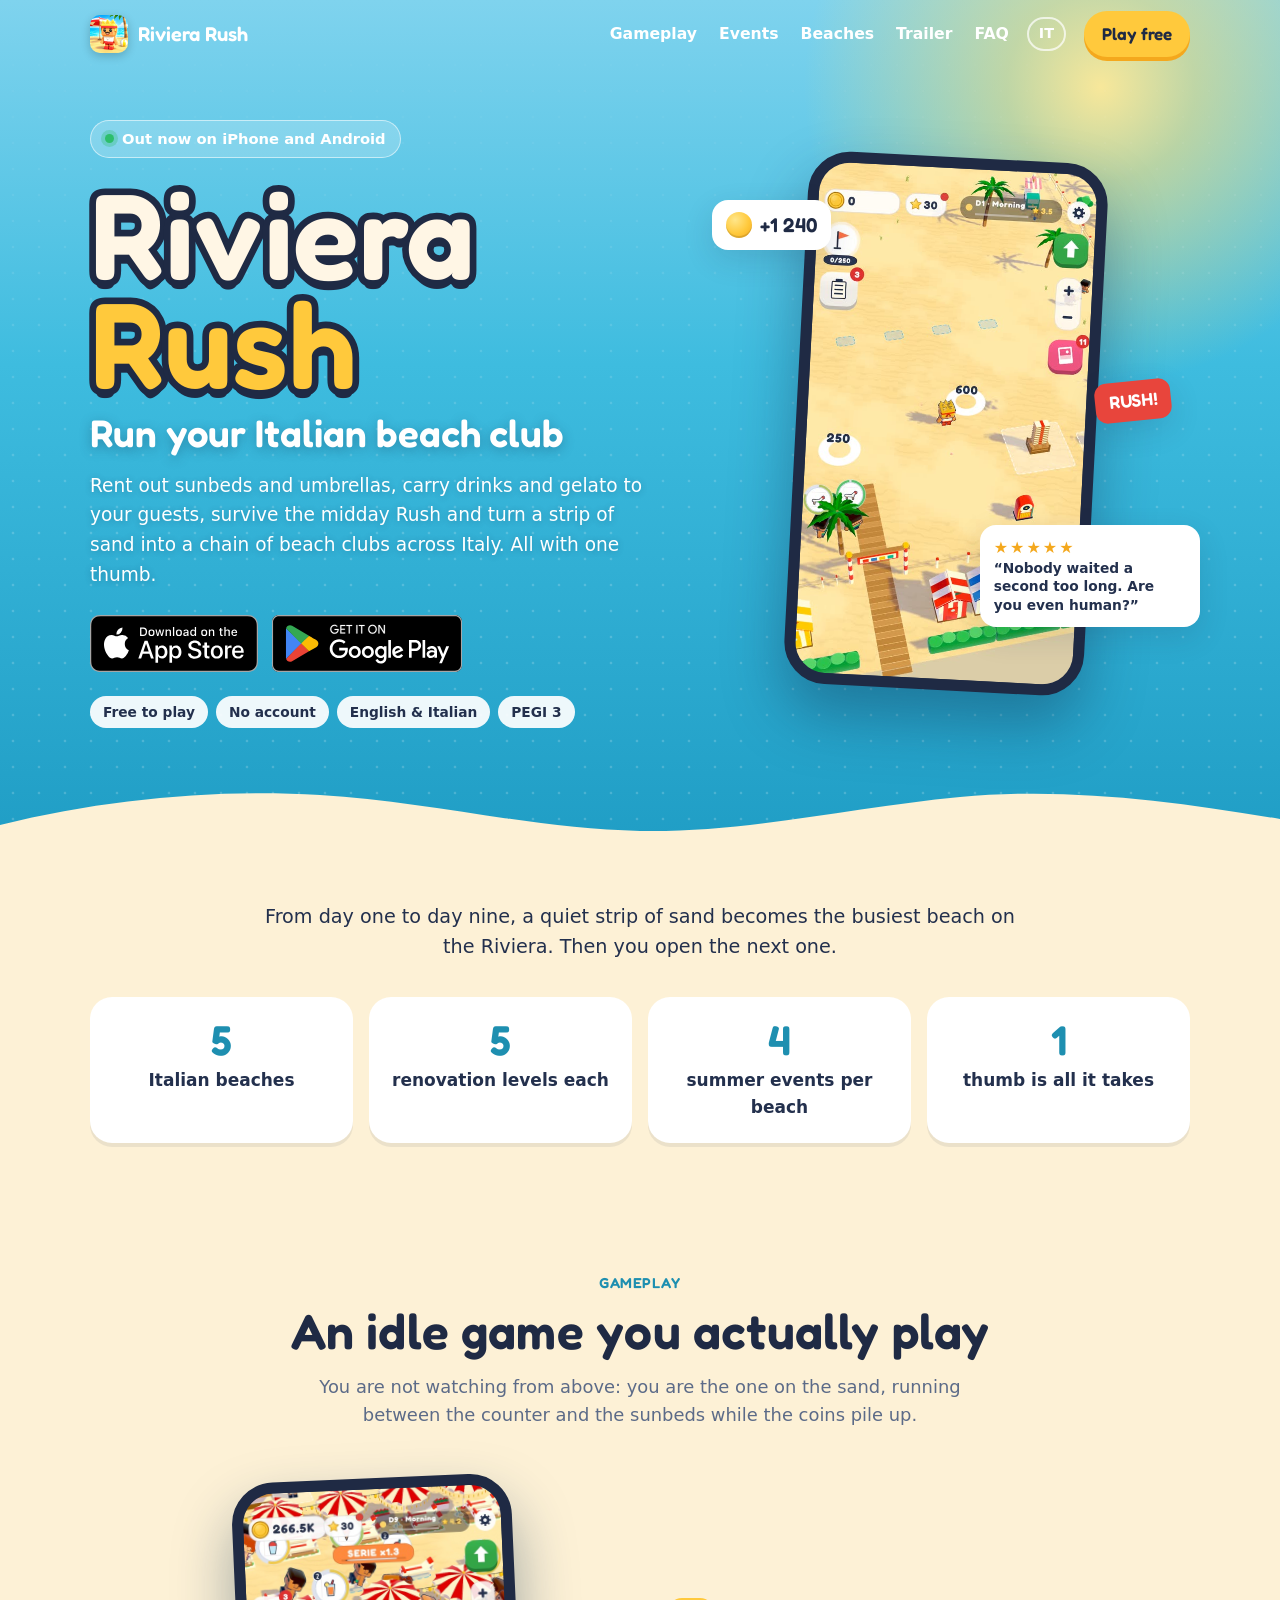
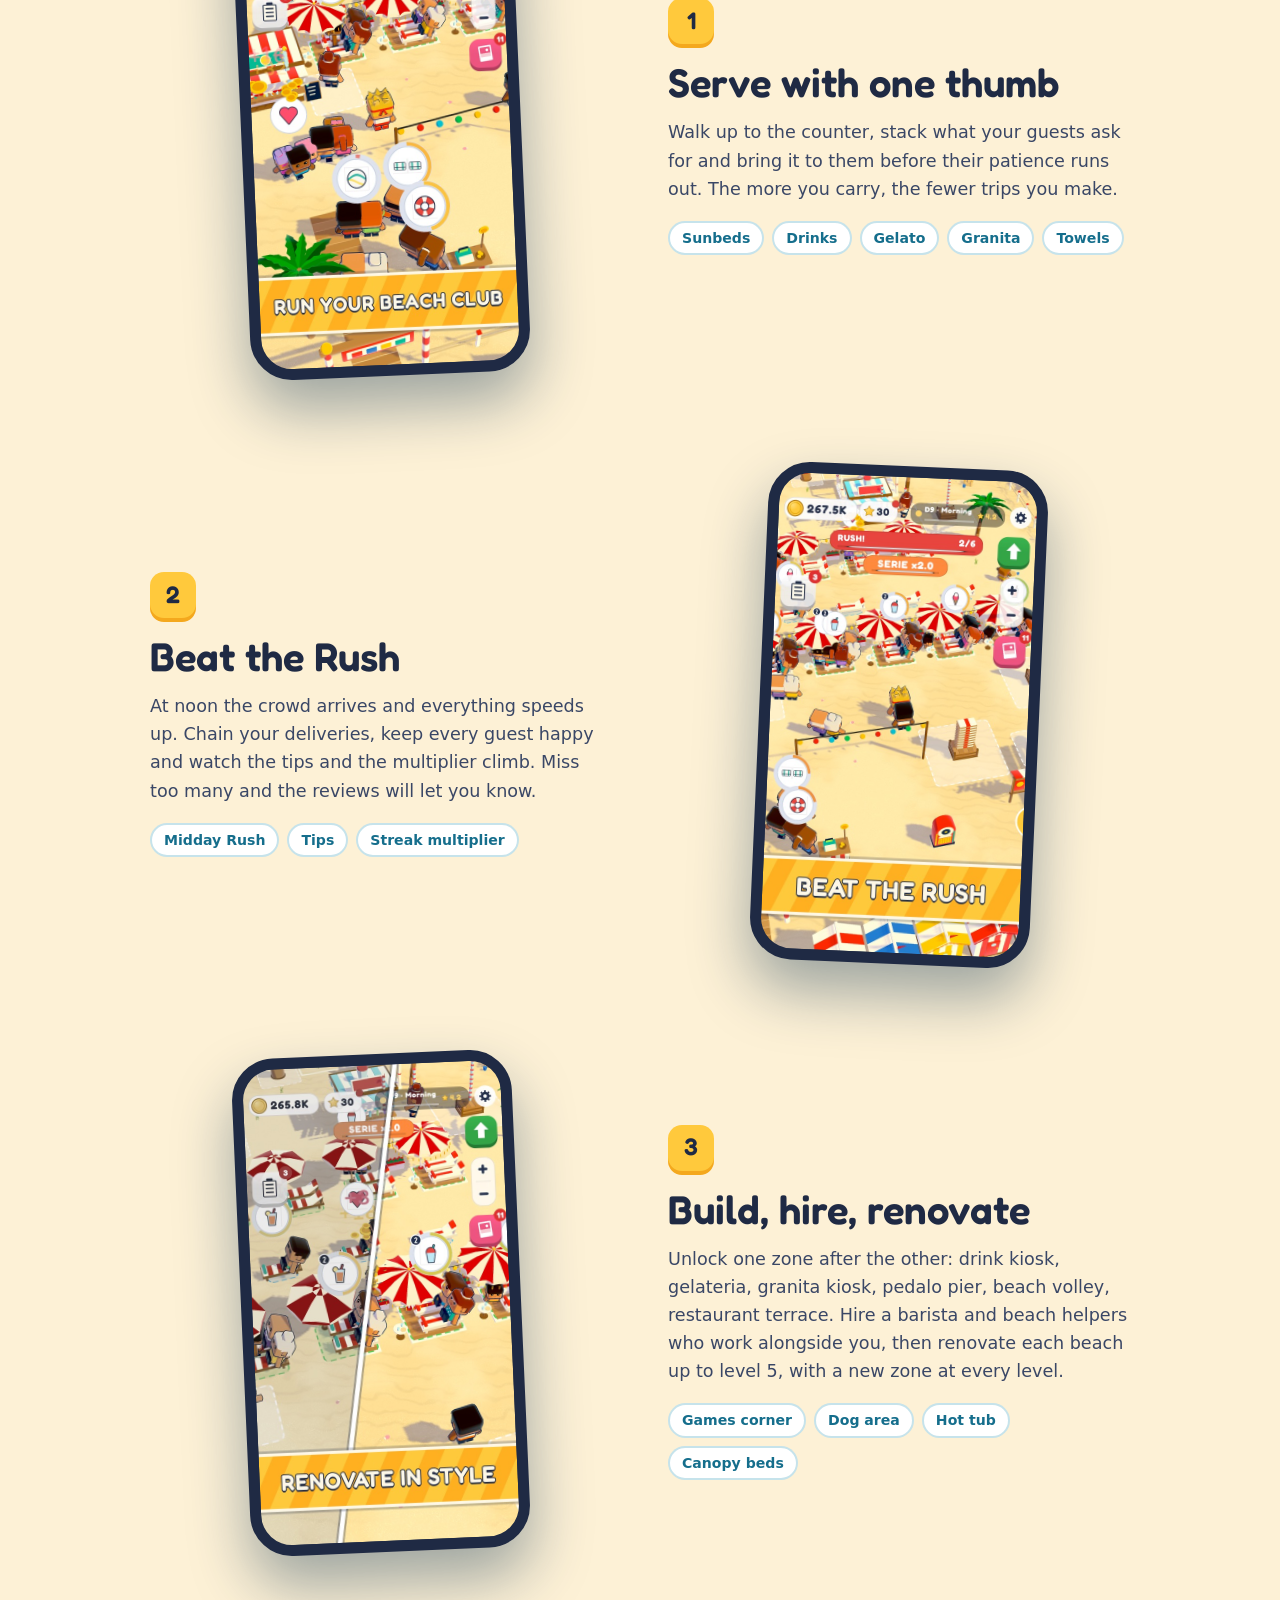
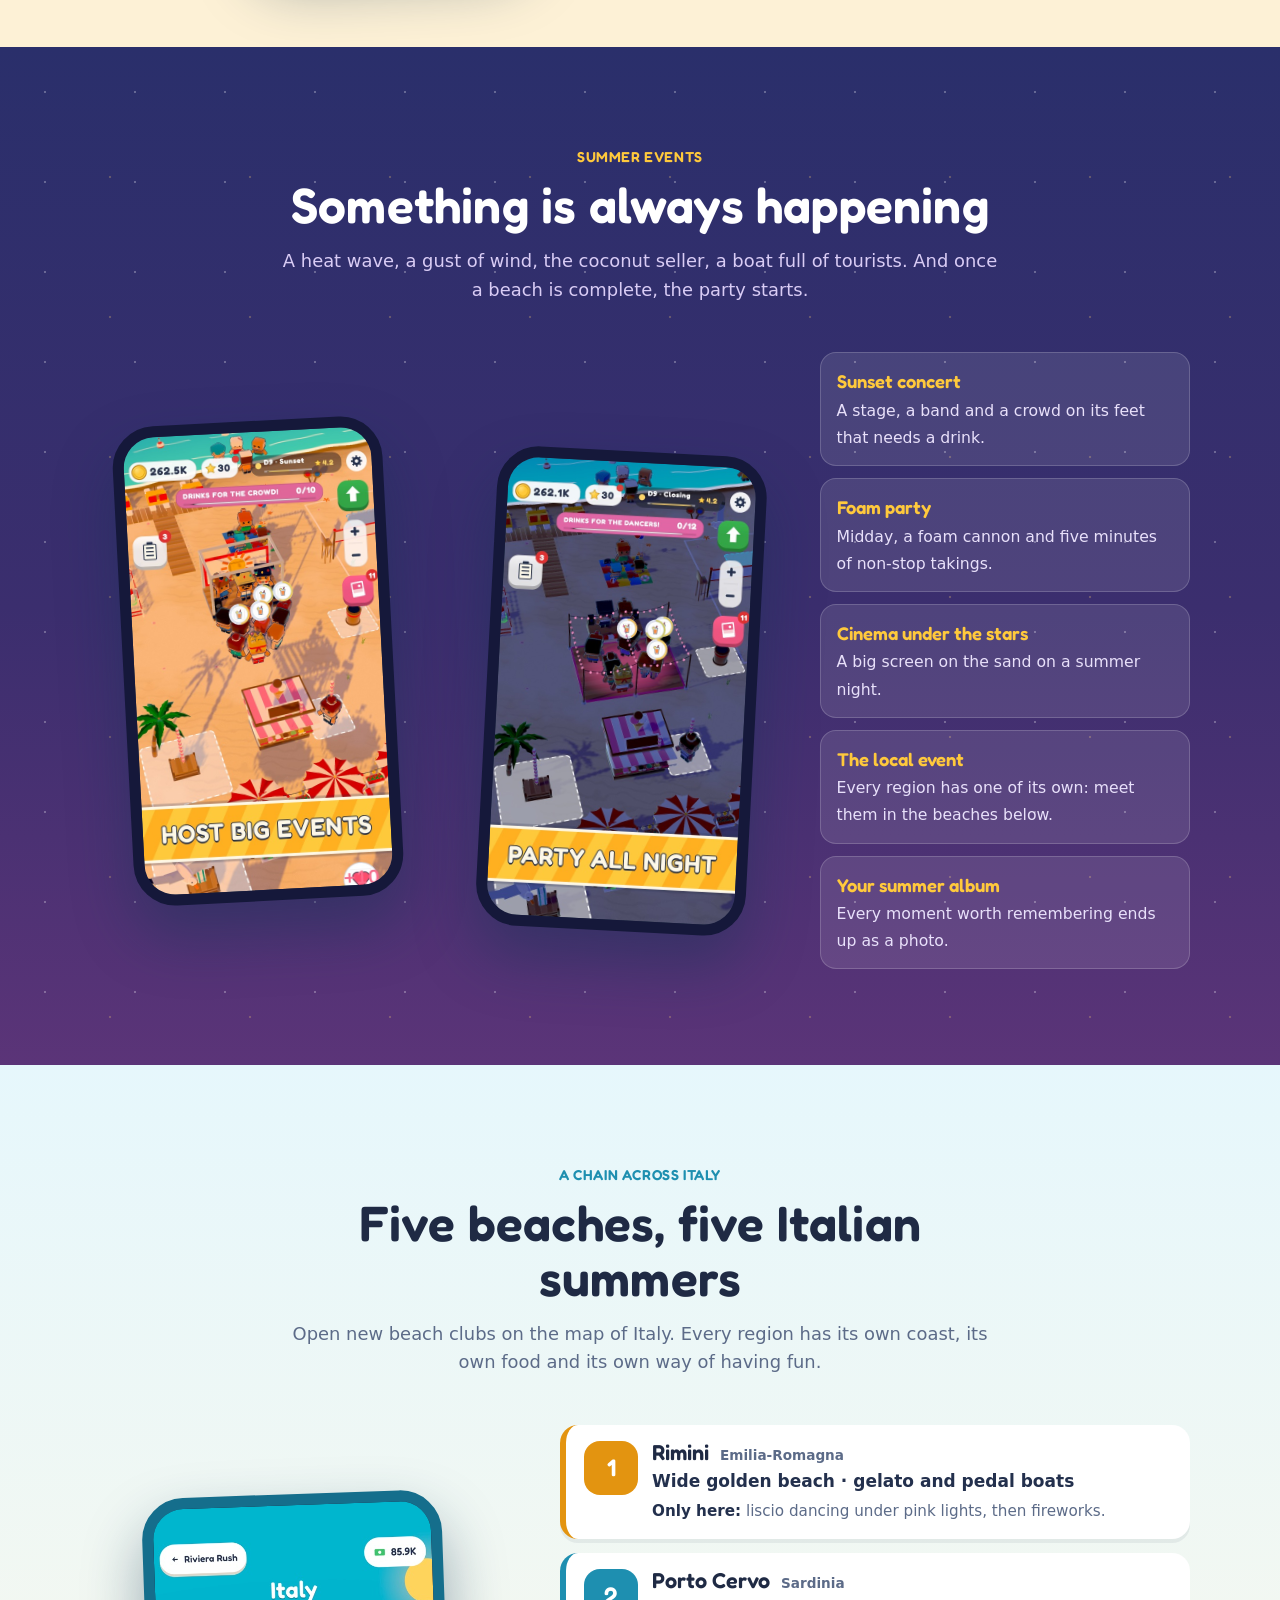
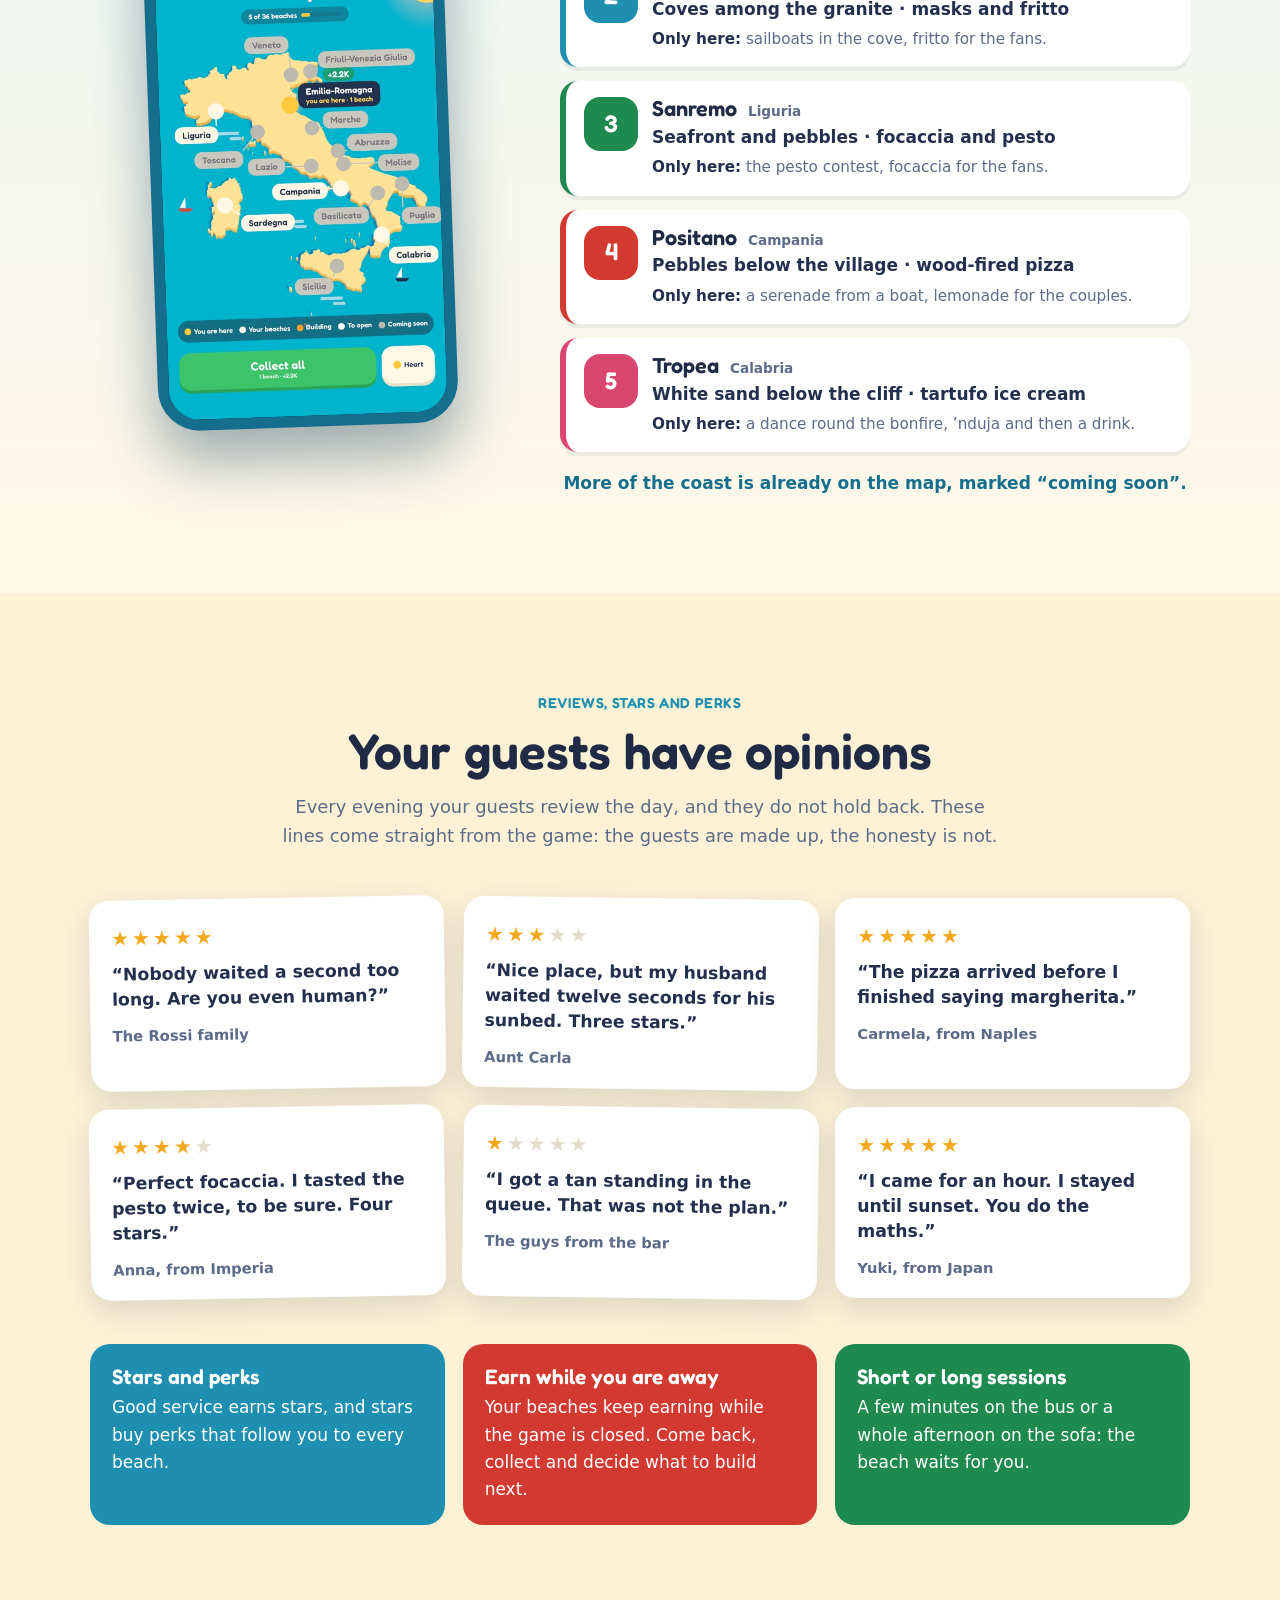
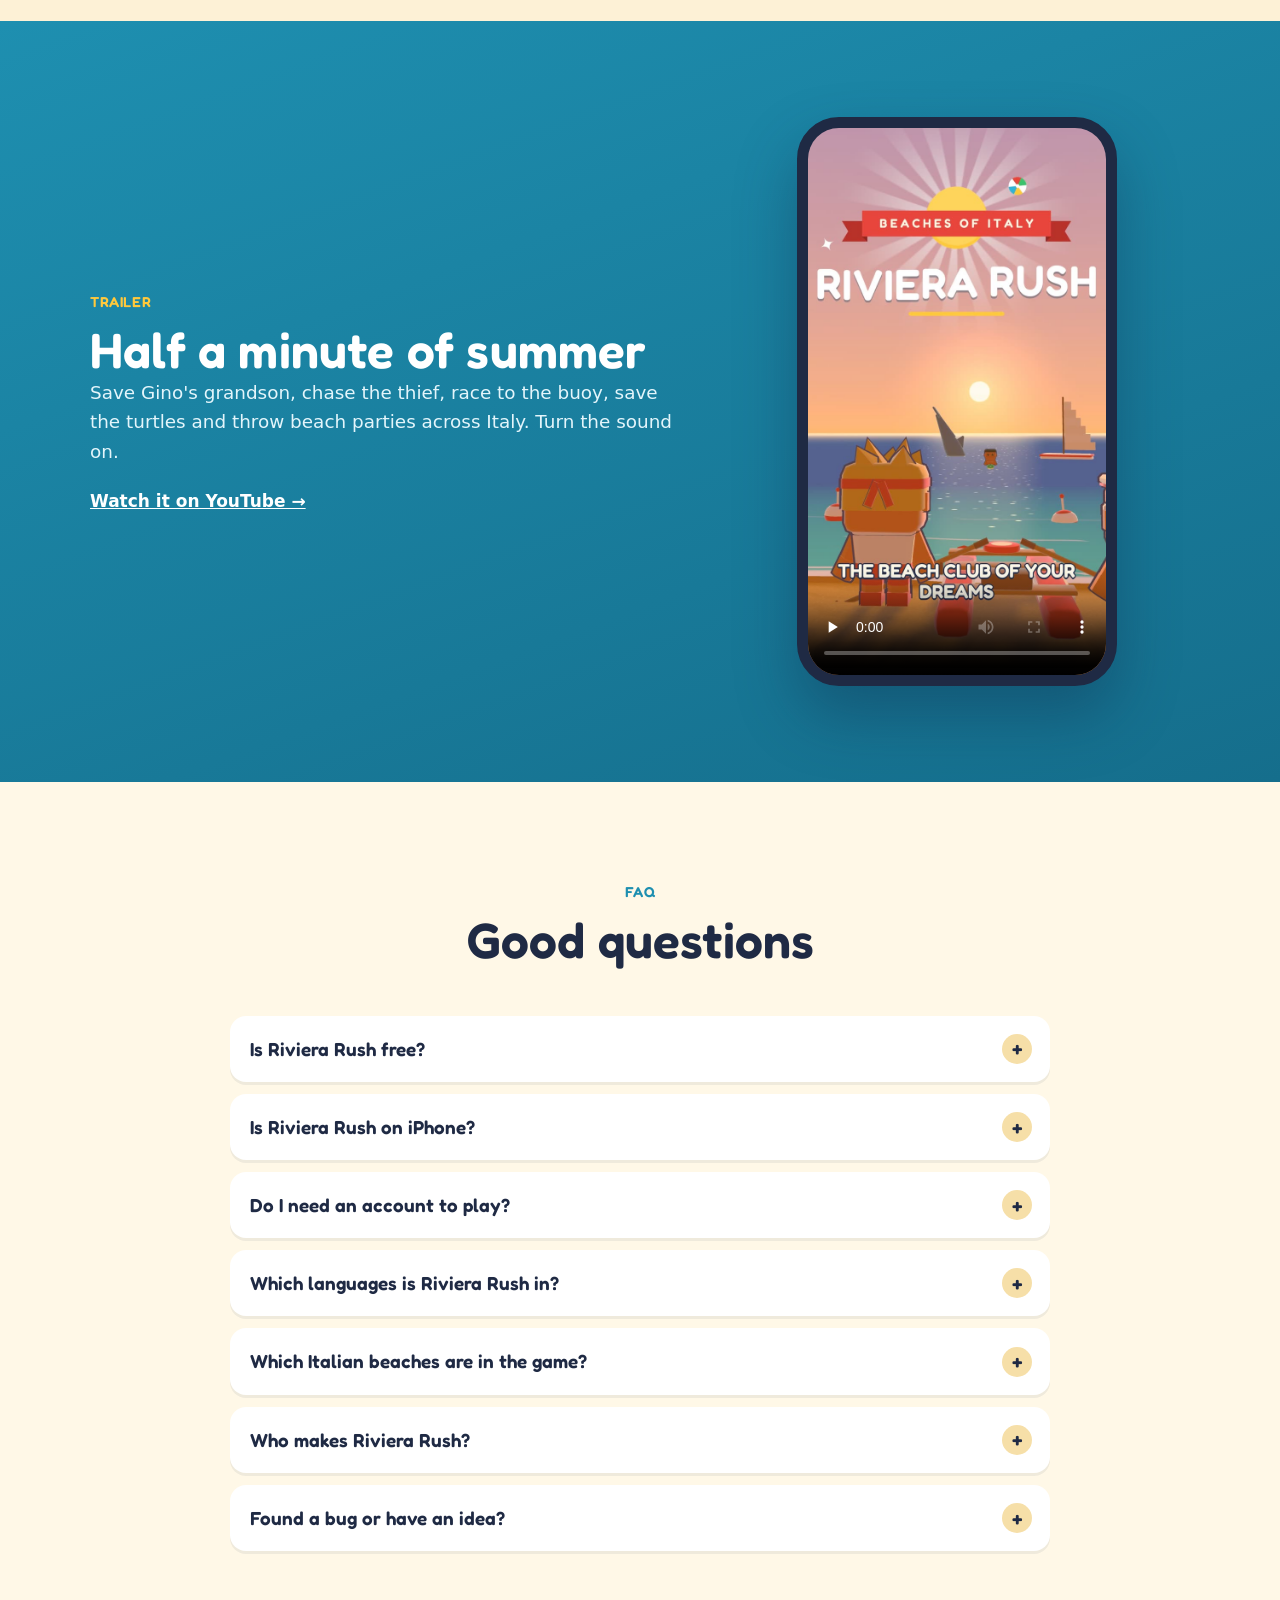
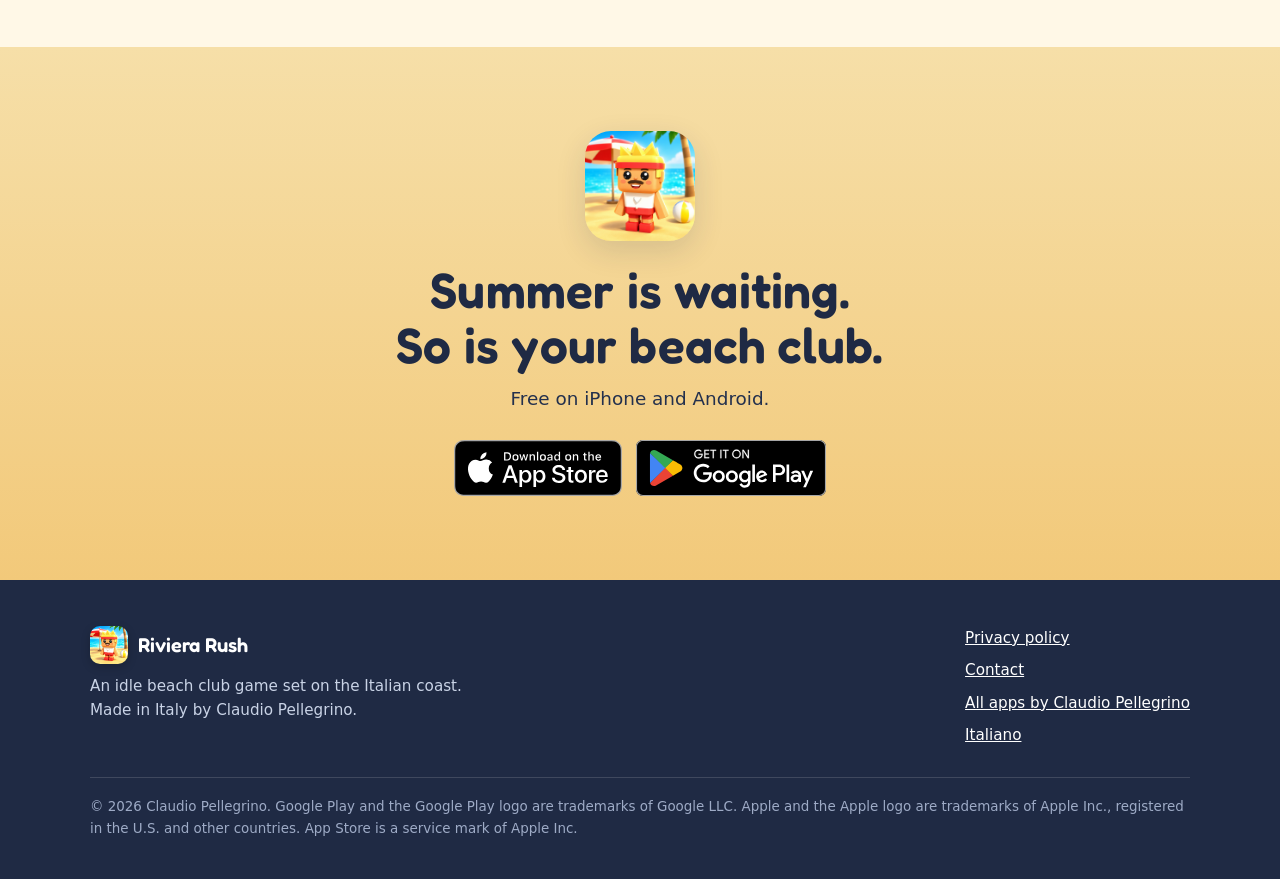
<file: index.html>
<!DOCTYPE html>
<html lang="en">
<head>
<meta charset="utf-8">
<meta name="viewport" content="width=device-width, initial-scale=1, viewport-fit=cover">
<title>Riviera Rush — Official website of the Italian beach club game</title>
<meta name="description" content="Riviera Rush is a free idle beach club game for Android: serve your guests, beat the Rush and open beach clubs across Italy, from Rimini to Positano.">
<meta name="author" content="Claudio Pellegrino">
<meta name="robots" content="index, follow, max-image-preview:large, max-video-preview:-1">
<link rel="canonical" href="https://zipanguludev.github.io/rivierarush-landing/">
<link rel="alternate" hreflang="en" href="https://zipanguludev.github.io/rivierarush-landing/">
<link rel="alternate" hreflang="it" href="https://zipanguludev.github.io/rivierarush-landing/it/">
<link rel="alternate" hreflang="x-default" href="https://zipanguludev.github.io/rivierarush-landing/">
<meta name="theme-color" content="#2FB4D8">
<meta name="color-scheme" content="light">
<link rel="icon" type="image/png" sizes="32x32" href="assets/favicon-32.png">
<link rel="icon" type="image/png" sizes="64x64" href="assets/favicon-64.png">
<link rel="apple-touch-icon" sizes="180x180" href="assets/apple-touch-icon.png">
<meta name="apple-itunes-app" content="app-id=6816526737">

<meta property="og:type" content="website">
<meta property="og:site_name" content="Riviera Rush">
<meta property="og:locale" content="en_US">
<meta property="og:locale:alternate" content="it_IT">
<meta property="og:title" content="Riviera Rush — Official website of the Italian beach club game">
<meta property="og:description" content="Run your Italian beach club: serve your guests, beat the Rush and open beaches from Rimini to Positano. Free on the App Store and Google Play.">
<meta property="og:url" content="https://zipanguludev.github.io/rivierarush-landing/">
<meta property="og:image" content="https://zipanguludev.github.io/rivierarush-landing/assets/og-en.jpg">
<meta property="og:image:width" content="1200">
<meta property="og:image:height" content="630">
<meta property="og:image:alt" content="Riviera Rush, official website: a busy Italian beach club seen from above, with the game on a phone.">
<meta name="twitter:card" content="summary_large_image">
<meta name="twitter:title" content="Riviera Rush — Official website of the Italian beach club game">
<meta name="twitter:description" content="Run your Italian beach club: serve your guests, beat the Rush and open beaches from Rimini to Positano.">
<meta name="twitter:image" content="https://zipanguludev.github.io/rivierarush-landing/assets/og-en.jpg">
<meta name="twitter:image:alt" content="Riviera Rush, official website: a busy Italian beach club seen from above.">

<link rel="preload" href="assets/fonts/Fredoka-SemiBold.ttf" as="font" type="font/ttf" crossorigin>
<link rel="preload" href="assets/video/dayone-en.jpg" as="image">

<script type="application/ld+json">
{
  "@context": "https://schema.org",
  "@graph": [
    {
      "@type": "Person",
      "@id": "https://zipanguludev.github.io/#organization",
      "name": "Claudio Pellegrino",
      "url": "https://zipanguludev.github.io/",
      "image": "https://zipanguludev.github.io/assets/apple-touch-icon.png"
    },
    {
      "@type": "WebSite",
      "@id": "https://zipanguludev.github.io/rivierarush-landing/#website",
      "url": "https://zipanguludev.github.io/rivierarush-landing/",
      "name": "Riviera Rush",
      "inLanguage": ["en", "it"],
      "publisher": { "@id": "https://zipanguludev.github.io/#organization" }
    },
    {
      "@type": "WebPage",
      "@id": "https://zipanguludev.github.io/rivierarush-landing/#webpage",
      "url": "https://zipanguludev.github.io/rivierarush-landing/",
      "name": "Riviera Rush — Official website of the Italian beach club game",
      "inLanguage": "en",
      "isPartOf": { "@id": "https://zipanguludev.github.io/rivierarush-landing/#website" },
      "about": { "@id": "https://zipanguludev.github.io/rivierarush-landing/#game" },
      "primaryImageOfPage": "https://zipanguludev.github.io/rivierarush-landing/assets/og-en.jpg"
    },
    {
      "@type": ["MobileApplication", "VideoGame"],
      "@id": "https://zipanguludev.github.io/rivierarush-landing/#game",
      "name": "Riviera Rush",
      "alternateName": "Riviera Rush: Beach Club Idle",
      "description": "An idle management game about running Italian beach clubs. Serve sunbeds, drinks and gelato with one thumb, beat the midday Rush, hire staff, renovate every beach up to level 5 and open beach clubs in Rimini, Porto Cervo, Sanremo, Positano and Tropea.",
      "url": "https://zipanguludev.github.io/rivierarush-landing/",
      "image": "https://zipanguludev.github.io/rivierarush-landing/assets/icon-1024.png",
      "screenshot": [
        "https://zipanguludev.github.io/rivierarush-landing/assets/img/shot-en-01.jpg",
        "https://zipanguludev.github.io/rivierarush-landing/assets/img/shot-en-02.jpg",
        "https://zipanguludev.github.io/rivierarush-landing/assets/img/shot-en-05.jpg",
        "https://zipanguludev.github.io/rivierarush-landing/assets/img/shot-en-07.jpg"
      ],
      "applicationCategory": "GameApplication",
      "applicationSubCategory": "Simulation",
      "genre": ["Idle", "Simulation", "Casual", "Arcade", "Management"],
      "gamePlatform": ["Android", "iOS"],
      "operatingSystem": "Android, iOS",
      "playMode": "SinglePlayer",
      "inLanguage": ["en", "it"],
      "contentRating": "PEGI 3",
      "installUrl": "https://play.google.com/store/apps/details?id=com.zipangulu.lidorush",
      "downloadUrl": "https://play.google.com/store/apps/details?id=com.zipangulu.lidorush",
      "sameAs": ["https://play.google.com/store/apps/details?id=com.zipangulu.lidorush", "https://apps.apple.com/us/app/riviera-rush/id6816526737"],
      "trailer": { "@id": "https://zipanguludev.github.io/rivierarush-landing/#trailer" },
      "offers": { "@type": "Offer", "price": "0", "priceCurrency": "EUR", "availability": "https://schema.org/InStock" },
      "author": { "@id": "https://zipanguludev.github.io/#organization" },
      "publisher": { "@id": "https://zipanguludev.github.io/#organization" }
    },
    {
      "@type": "VideoObject",
      "@id": "https://zipanguludev.github.io/rivierarush-landing/#trailer",
      "name": "Riviera Rush — Trailer",
      "description": "Half a minute of Riviera Rush: save Gino's grandson and the beach club is yours, then chase the thief, race to the buoy, ride the towed ring, save the turtles and throw beach parties across Italy.",
      "thumbnailUrl": "https://zipanguludev.github.io/rivierarush-landing/assets/video/trailer-en.jpg",
      "uploadDate": "2026-10-23T04:57:41+02:00",
      "duration": "PT32S",
      "contentUrl": "https://zipanguludev.github.io/rivierarush-landing/assets/video/trailer-en.mp4",
      "embedUrl": "https://www.youtube.com/embed/0GiJJc5XI9s",
      "inLanguage": "en"
    },
    {
      "@type": "FAQPage",
      "mainEntity": [
        { "@type": "Question", "name": "Is Riviera Rush free?", "acceptedAnswer": { "@type": "Answer", "text": "Yes. Riviera Rush is free to download and play. It shows ads, and you can watch optional videos for bonuses." } },
        { "@type": "Question", "name": "Is Riviera Rush on iPhone?", "acceptedAnswer": { "@type": "Answer", "text": "Yes. Riviera Rush is free on the App Store for iPhone, and on Google Play for Android." } },
        { "@type": "Question", "name": "Do I need an account to play?", "acceptedAnswer": { "@type": "Answer", "text": "No. There is no login and nothing to sign up for: your progress is saved on your phone." } },
        { "@type": "Question", "name": "Which languages is Riviera Rush in?", "acceptedAnswer": { "@type": "Answer", "text": "English and Italian." } },
        { "@type": "Question", "name": "Which Italian beaches are in the game?", "acceptedAnswer": { "@type": "Answer", "text": "Rimini, Porto Cervo, Sanremo, Positano and Tropea, each with its own look, food and summer event. More of the coast is already on the map, marked as coming soon." } },
        { "@type": "Question", "name": "Who makes Riviera Rush?", "acceptedAnswer": { "@type": "Answer", "text": "Claudio Pellegrino, an indie developer from Italy: game design, code and release are all done by the same person." } }
      ]
    }
  ]
}
</script>

<link rel="stylesheet" href="assets/site.css">
<script>document.documentElement.classList.add('js');</script>
</head>
<body>

<header class="nav" id="nav">
  <div class="wrap nav-inner">
    <a class="brand" href="#top" aria-label="Riviera Rush, back to the top"><img src="assets/favicon-64.png" alt="" width="38" height="38"><span>Riviera Rush</span></a>
    <nav class="nav-links" aria-label="Sections">
      <a href="#gameplay">Gameplay</a>
      <a href="#events">Events</a>
      <a href="#beaches">Beaches</a>
      <a href="#trailer">Trailer</a>
      <a href="#faq">FAQ</a>
    </nav>
    <a class="lang" href="it/" hreflang="it" lang="it" aria-label="Leggi il sito in italiano">IT</a>
    <a class="btn btn-gold" href="https://play.google.com/store/apps/details?id=com.zipangulu.lidorush" rel="noopener">Play free</a>
  </div>
</header>

<main>
  <section class="hero" id="top">
    <div class="wrap hero-grid">
      <div>
        <span class="pill"><span class="dot"></span> Out now on iPhone and Android</span>
        <h1><span class="wordmark"><span class="a">Riviera</span> <span class="b">Rush</span></span><span class="h1-sub">Run your Italian beach club</span></h1>
        <p class="hero-lead">Rent out sunbeds and umbrellas, carry drinks and gelato to your guests, survive the midday Rush and turn a strip of sand into a chain of beach clubs across Italy. All with one thumb.</p>
        <div class="cta-row">
          <a class="badge-apple" href="https://apps.apple.com/us/app/riviera-rush/id6816526737" rel="noopener" aria-label="Download Riviera Rush on the App Store"><img src="assets/app-store-badge-en.svg" alt="Download on the App Store" width="168" height="56"></a>
          <a class="badge-play" href="https://play.google.com/store/apps/details?id=com.zipangulu.lidorush" rel="noopener" aria-label="Get Riviera Rush on Google Play"><img src="assets/google-play-badge.svg" alt="Get it on Google Play" width="190" height="56"></a>
                  </div>
        <ul class="chips" aria-label="At a glance">
          <li>Free to play</li><li>No account</li><li>English &amp; Italian</li><li>PEGI 3</li>
        </ul>
      </div>
      <div class="stage" aria-hidden="true">
        <div class="float float-coins"><span class="coin"></span>+1 240</div>
        <div class="phone"><video id="hero-video" autoplay muted loop playsinline preload="auto" poster="assets/video/dayone-en.jpg" width="540" height="960"><source src="assets/video/dayone-en.mp4" type="video/mp4"></video></div>
        <div class="float float-rush">RUSH!</div>
        <div class="float float-review"><span class="stars">★★★★★</span>“Nobody waited a second too long. Are you even human?”</div>
      </div>
    </div>
    <svg class="wave" viewBox="0 0 1440 90" preserveAspectRatio="none" aria-hidden="true"><path d="M0 46c120-26 240-36 360-30s240 34 360 36 240-24 360-34 240 4 360 22v50H0Z"/></svg>
  </section>

  <section class="stats" aria-label="Riviera Rush in numbers">
    <div class="wrap">
      <p class="stats-intro reveal">From day one to day nine, a quiet strip of sand becomes the busiest beach on the Riviera. Then you open the next one.</p>
      <div class="stats-grid">
        <div class="stat reveal"><b>5</b><span>Italian beaches</span></div>
        <div class="stat reveal"><b>5</b><span>renovation levels each</span></div>
        <div class="stat reveal"><b>4</b><span>summer events per beach</span></div>
        <div class="stat reveal"><b>1</b><span>thumb is all it takes</span></div>
      </div>
    </div>
  </section>

  <section class="section gameplay" id="gameplay">
    <div class="wrap">
      <div class="section-head reveal">
        <span class="eyebrow">Gameplay</span>
        <h2>An idle game you actually play</h2>
        <p>You are not watching from above: you are the one on the sand, running between the counter and the sunbeds while the coins pile up.</p>
      </div>

      <div class="row reveal">
        <div class="row-media"><div class="phone tilt-l"><img src="assets/img/shot-en-01.jpg" alt="Riviera Rush gameplay: a busy beach club with guests waiting for drinks and gelato" width="540" height="960" loading="lazy" decoding="async"></div></div>
        <div>
          <span class="step">1</span>
          <h3>Serve with one thumb</h3>
          <p>Walk up to the counter, stack what your guests ask for and bring it to them before their patience runs out. The more you carry, the fewer trips you make.</p>
          <ul class="tags"><li>Sunbeds</li><li>Drinks</li><li>Gelato</li><li>Granita</li><li>Towels</li></ul>
        </div>
      </div>

      <div class="row flip reveal">
        <div class="row-media"><div class="phone tilt-r"><img src="assets/img/shot-en-02.jpg" alt="The midday Rush in Riviera Rush: the beach is full and the orders keep coming" width="540" height="960" loading="lazy" decoding="async"></div></div>
        <div>
          <span class="step">2</span>
          <h3>Beat the Rush</h3>
          <p>At noon the crowd arrives and everything speeds up. Chain your deliveries, keep every guest happy and watch the tips and the multiplier climb. Miss too many and the reviews will let you know.</p>
          <ul class="tags"><li>Midday Rush</li><li>Tips</li><li>Streak multiplier</li></ul>
        </div>
      </div>

      <div class="row reveal">
        <div class="row-media"><div class="phone tilt-l"><img src="assets/img/shot-en-04.jpg" alt="Renovating a beach in Riviera Rush: the old beach on one side, the renovated one on the other" width="540" height="960" loading="lazy" decoding="async"></div></div>
        <div>
          <span class="step">3</span>
          <h3>Build, hire, renovate</h3>
          <p>Unlock one zone after the other: drink kiosk, gelateria, granita kiosk, pedalo pier, beach volley, restaurant terrace. Hire a barista and beach helpers who work alongside you, then renovate each beach up to level 5, with a new zone at every level.</p>
          <ul class="tags"><li>Games corner</li><li>Dog area</li><li>Hot tub</li><li>Canopy beds</li></ul>
        </div>
      </div>
    </div>
  </section>

  <section class="section night" id="events">
    <div class="wrap">
      <div class="section-head reveal">
        <span class="eyebrow">Summer events</span>
        <h2>Something is always happening</h2>
        <p>A heat wave, a gust of wind, the coconut seller, a boat full of tourists. And once a beach is complete, the party starts.</p>
      </div>
      <div class="events-grid">
        <div class="phone tilt-l reveal"><img src="assets/img/shot-en-05.jpg" alt="A sunset concert on the beach in Riviera Rush" width="540" height="960" loading="lazy" decoding="async"></div>
        <div class="phone tilt-r reveal"><img src="assets/img/shot-en-06.jpg" alt="A night party on the beach in Riviera Rush" width="540" height="960" loading="lazy" decoding="async"></div>
        <ul class="event-list reveal">
          <li><b>Sunset concert</b><span>A stage, a band and a crowd on its feet that needs a drink.</span></li>
          <li><b>Foam party</b><span>Midday, a foam cannon and five minutes of non-stop takings.</span></li>
          <li><b>Cinema under the stars</b><span>A big screen on the sand on a summer night.</span></li>
          <li><b>The local event</b><span>Every region has one of its own: meet them in the beaches below.</span></li>
          <li><b>Your summer album</b><span>Every moment worth remembering ends up as a photo.</span></li>
        </ul>
      </div>
    </div>
  </section>

  <section class="section beaches" id="beaches">
    <div class="wrap">
      <div class="section-head reveal">
        <span class="eyebrow">A chain across Italy</span>
        <h2>Five beaches, five Italian summers</h2>
        <p>Open new beach clubs on the map of Italy. Every region has its own coast, its own food and its own way of having fun.</p>
      </div>
      <div class="beach-grid">
        <div class="phone reveal"><img src="assets/img/map-en.jpg" alt="The map of Italy in Riviera Rush, with the regions where you can open beach clubs" width="540" height="960" loading="lazy" decoding="async"></div>
        <div>
          <ol class="beach-list">
            <li class="beach reveal" style="--c:#E39410"><span class="num">1</span><div><h3>Rimini <small>Emilia-Romagna</small></h3><p class="line">Wide golden beach · gelato and pedal boats</p><p class="only"><b>Only here:</b> liscio dancing under pink lights, then fireworks.</p></div></li>
            <li class="beach reveal" style="--c:#1E8FB0"><span class="num">2</span><div><h3>Porto Cervo <small>Sardinia</small></h3><p class="line">Coves among the granite · masks and fritto</p><p class="only"><b>Only here:</b> sailboats in the cove, fritto for the fans.</p></div></li>
            <li class="beach reveal" style="--c:#1E8A50"><span class="num">3</span><div><h3>Sanremo <small>Liguria</small></h3><p class="line">Seafront and pebbles · focaccia and pesto</p><p class="only"><b>Only here:</b> the pesto contest, focaccia for the fans.</p></div></li>
            <li class="beach reveal" style="--c:#D23A31"><span class="num">4</span><div><h3>Positano <small>Campania</small></h3><p class="line">Pebbles below the village · wood-fired pizza</p><p class="only"><b>Only here:</b> a serenade from a boat, lemonade for the couples.</p></div></li>
            <li class="beach reveal" style="--c:#D9466F"><span class="num">5</span><div><h3>Tropea <small>Calabria</small></h3><p class="line">White sand below the cliff · tartufo ice cream</p><p class="only"><b>Only here:</b> a dance round the bonfire, ’nduja and then a drink.</p></div></li>
          </ol>
          <p class="more reveal">More of the coast is already on the map, marked “coming soon”.</p>
        </div>
      </div>
    </div>
  </section>

  <section class="section reviews" id="reviews">
    <div class="wrap">
      <div class="section-head reveal">
        <span class="eyebrow">Reviews, stars and perks</span>
        <h2>Your guests have opinions</h2>
        <p>Every evening your guests review the day, and they do not hold back. These lines come straight from the game: the guests are made up, the honesty is not.</p>
      </div>
      <div class="review-grid">
        <figure class="review reveal"><div class="stars" role="img" aria-label="5 stars out of 5">★★★★★</div><blockquote>“Nobody waited a second too long. Are you even human?”</blockquote><figcaption>The Rossi family</figcaption></figure>
        <figure class="review reveal"><div class="stars" role="img" aria-label="3 stars out of 5">★★★<span class="off">★★</span></div><blockquote>“Nice place, but my husband waited twelve seconds for his sunbed. Three stars.”</blockquote><figcaption>Aunt Carla</figcaption></figure>
        <figure class="review reveal"><div class="stars" role="img" aria-label="5 stars out of 5">★★★★★</div><blockquote>“The pizza arrived before I finished saying margherita.”</blockquote><figcaption>Carmela, from Naples</figcaption></figure>
        <figure class="review reveal"><div class="stars" role="img" aria-label="4 stars out of 5">★★★★<span class="off">★</span></div><blockquote>“Perfect focaccia. I tasted the pesto twice, to be sure. Four stars.”</blockquote><figcaption>Anna, from Imperia</figcaption></figure>
        <figure class="review reveal"><div class="stars" role="img" aria-label="1 star out of 5">★<span class="off">★★★★</span></div><blockquote>“I got a tan standing in the queue. That was not the plan.”</blockquote><figcaption>The guys from the bar</figcaption></figure>
        <figure class="review reveal"><div class="stars" role="img" aria-label="5 stars out of 5">★★★★★</div><blockquote>“I came for an hour. I stayed until sunset. You do the maths.”</blockquote><figcaption>Yuki, from Japan</figcaption></figure>
      </div>
      <div class="perks">
        <div class="perk reveal"><h3>Stars and perks</h3><p>Good service earns stars, and stars buy perks that follow you to every beach.</p></div>
        <div class="perk reveal"><h3>Earn while you are away</h3><p>Your beaches keep earning while the game is closed. Come back, collect and decide what to build next.</p></div>
        <div class="perk reveal"><h3>Short or long sessions</h3><p>A few minutes on the bus or a whole afternoon on the sofa: the beach waits for you.</p></div>
      </div>
    </div>
  </section>

  <section class="section trailer" id="trailer">
    <div class="wrap trailer-grid">
      <div class="reveal">
        <span class="eyebrow">Trailer</span>
        <h2>Half a minute of summer</h2>
        <p>Save Gino's grandson, chase the thief, race to the buoy, save the turtles and throw beach parties across Italy. Turn the sound on.</p>
        <a class="yt" href="https://www.youtube.com/watch?v=0GiJJc5XI9s" rel="noopener">Watch it on YouTube →</a>
      </div>
      <div class="phone reveal"><video controls playsinline preload="none" poster="assets/video/trailer-en.jpg" width="720" height="1280" aria-label="Riviera Rush trailer"><source src="assets/video/trailer-en.mp4" type="video/mp4"></video></div>
    </div>
  </section>

  <section class="section faq" id="faq">
    <div class="wrap">
      <div class="section-head reveal">
        <span class="eyebrow">FAQ</span>
        <h2>Good questions</h2>
      </div>
      <div class="faq-list">
        <details class="reveal"><summary>Is Riviera Rush free?</summary><p>Yes. Riviera Rush is free to download and play. It shows ads, and you can watch optional videos for bonuses.</p></details>
        <details class="reveal"><summary>Is Riviera Rush on iPhone?</summary><p>Yes. Riviera Rush is free on the <a href="https://apps.apple.com/us/app/riviera-rush/id6816526737" rel="noopener">App Store</a> for iPhone, and on <a href="https://play.google.com/store/apps/details?id=com.zipangulu.lidorush" rel="noopener">Google Play</a> for Android.</p></details>
        <details class="reveal"><summary>Do I need an account to play?</summary><p>No. There is no login and nothing to sign up for: your progress is saved on your phone.</p></details>
        <details class="reveal"><summary>Which languages is Riviera Rush in?</summary><p>English and Italian.</p></details>
        <details class="reveal"><summary>Which Italian beaches are in the game?</summary><p>Rimini, Porto Cervo, Sanremo, Positano and Tropea, each with its own look, food and summer event. More of the coast is already on the map, marked as coming soon.</p></details>
        <details class="reveal"><summary>Who makes Riviera Rush?</summary><p>Claudio Pellegrino, an indie developer from Italy: game design, code and release are all done by the same person. Have a look at the <a href="https://zipanguludev.github.io/">other apps by Claudio Pellegrino</a>.</p></details>
        <details class="reveal"><summary>Found a bug or have an idea?</summary><p>Write to <a href="mailto:rivierarush.game@gmail.com">rivierarush.game@gmail.com</a>. Every message is read.</p></details>
      </div>
    </div>
  </section>

  <section class="cta" aria-label="Download Riviera Rush">
    <div class="wrap">
      <img class="cta-icon" src="assets/icon-512.png" alt="Riviera Rush app icon: the lifeguard on the beach" width="110" height="110" loading="lazy" decoding="async">
      <h2>Summer is waiting.<br>So is your beach club.</h2>
      <p>Free on iPhone and Android.</p>
      <div class="cta-row">
        <a class="badge-apple" href="https://apps.apple.com/us/app/riviera-rush/id6816526737" rel="noopener" aria-label="Download Riviera Rush on the App Store"><img src="assets/app-store-badge-en.svg" alt="Download on the App Store" width="168" height="56" loading="lazy"></a>
        <a class="badge-play" href="https://play.google.com/store/apps/details?id=com.zipangulu.lidorush" rel="noopener" aria-label="Get Riviera Rush on Google Play"><img src="assets/google-play-badge.svg" alt="Get it on Google Play" width="190" height="56" loading="lazy"></a>
      </div>
    </div>
  </section>
</main>

<footer>
  <div class="wrap">
    <div class="foot-grid">
      <div>
        <a class="brand" href="#top"><img src="assets/favicon-64.png" alt="" width="38" height="38" loading="lazy"><span>Riviera Rush</span></a>
        <p>An idle beach club game set on the Italian coast.<br>Made in Italy by Claudio Pellegrino.</p>
      </div>
      <nav aria-label="Footer">
        <ul>
          <li><a href="privacy-policy.html">Privacy policy</a></li>
          <li><a href="mailto:rivierarush.game@gmail.com">Contact</a></li>
          <li><a href="https://zipanguludev.github.io/">All apps by Claudio Pellegrino</a></li>
          <li><a href="it/" hreflang="it" lang="it">Italiano</a></li>
        </ul>
      </nav>
    </div>
    <p class="legal">© 2026 Claudio Pellegrino. Google Play and the Google Play logo are trademarks of Google LLC. Apple and the Apple logo are trademarks of Apple Inc., registered in the U.S. and other countries. App Store is a service mark of Apple Inc.</p>
  </div>
</footer>

<script src="assets/site.js"></script>
</body>
</html>
</file>
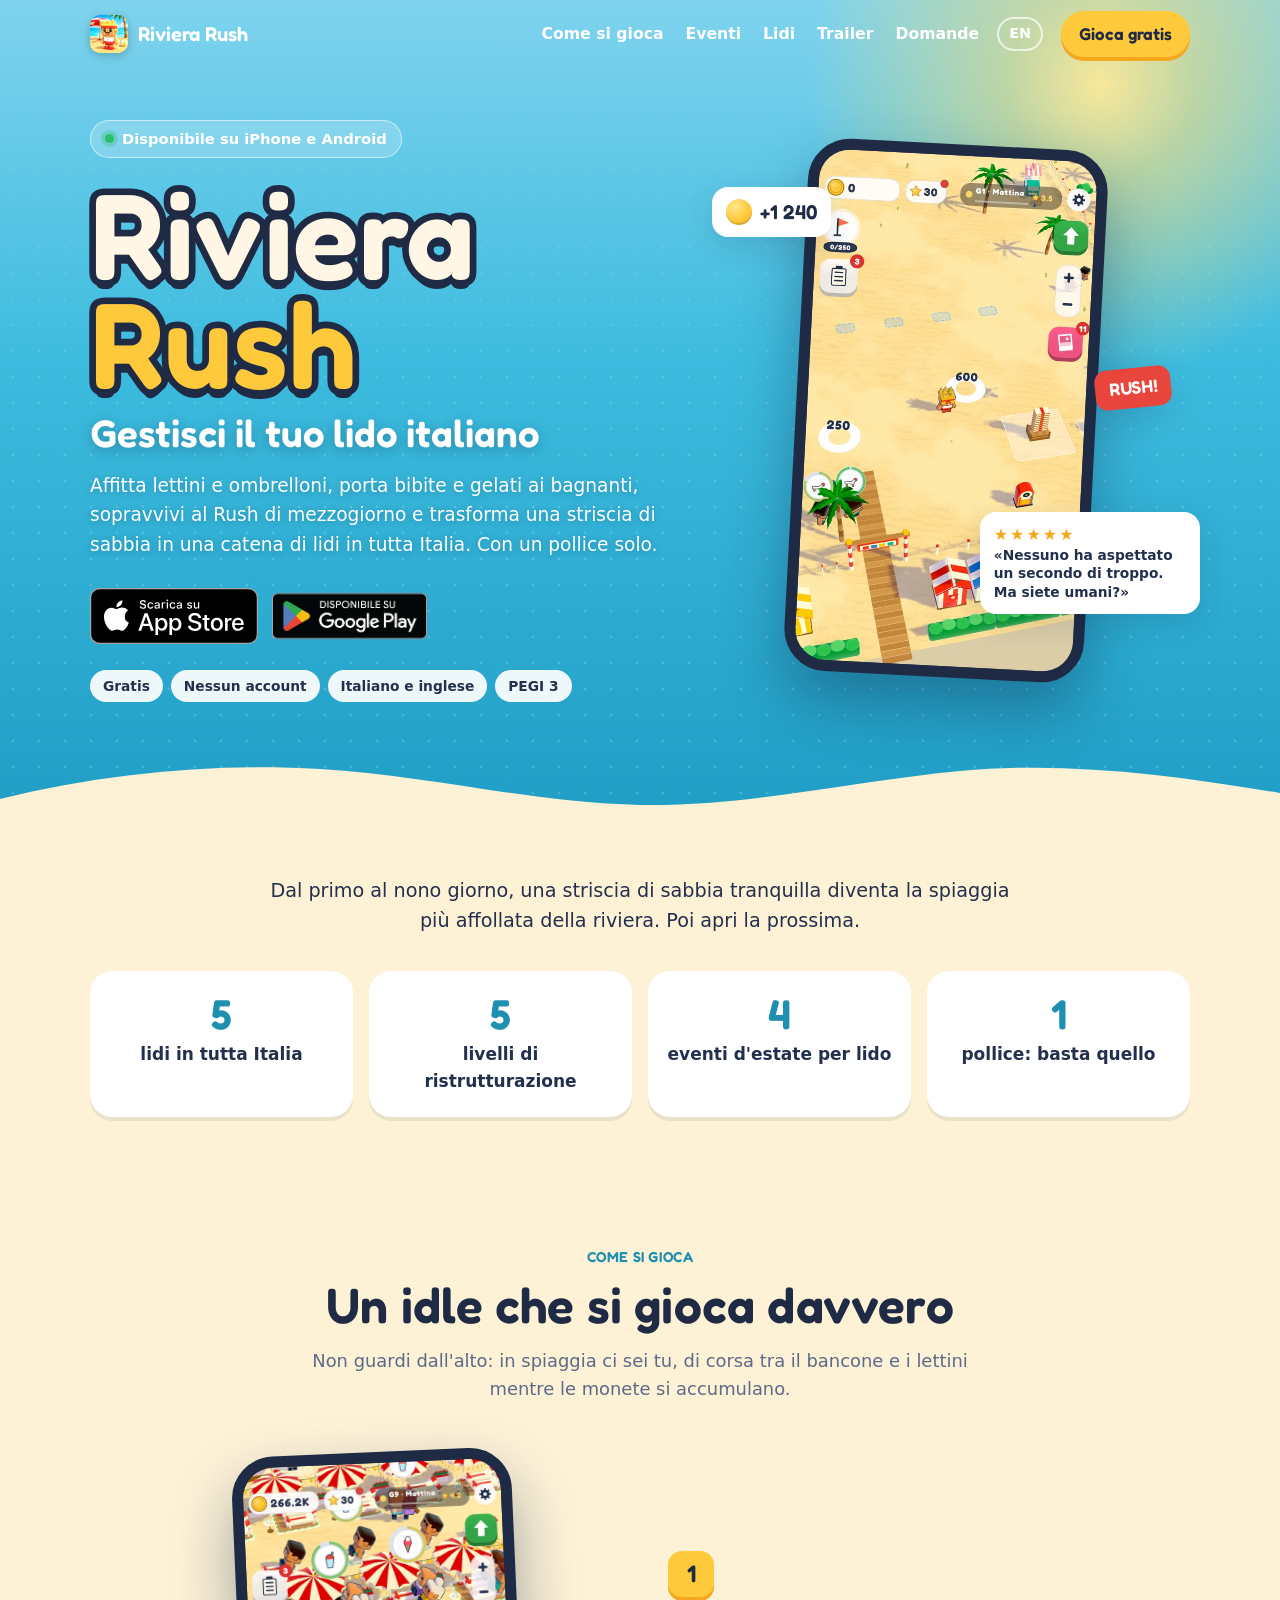
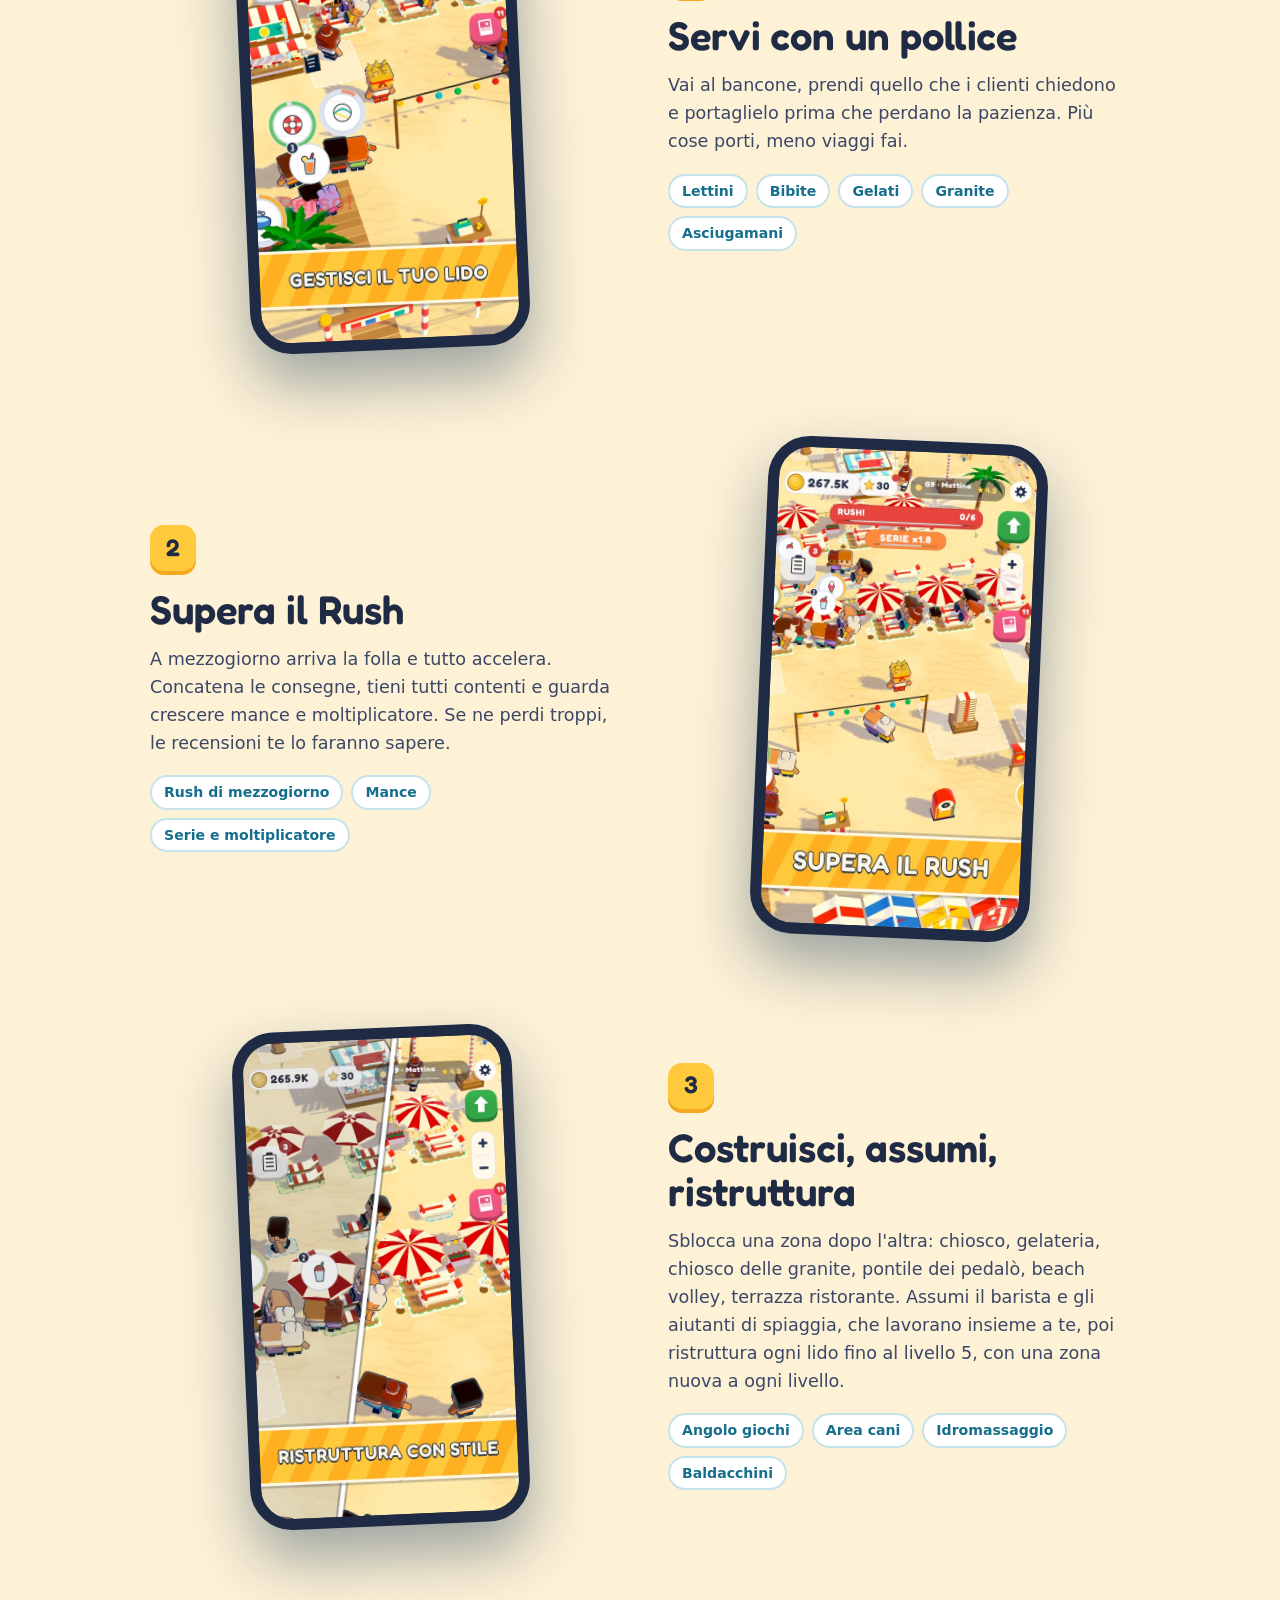
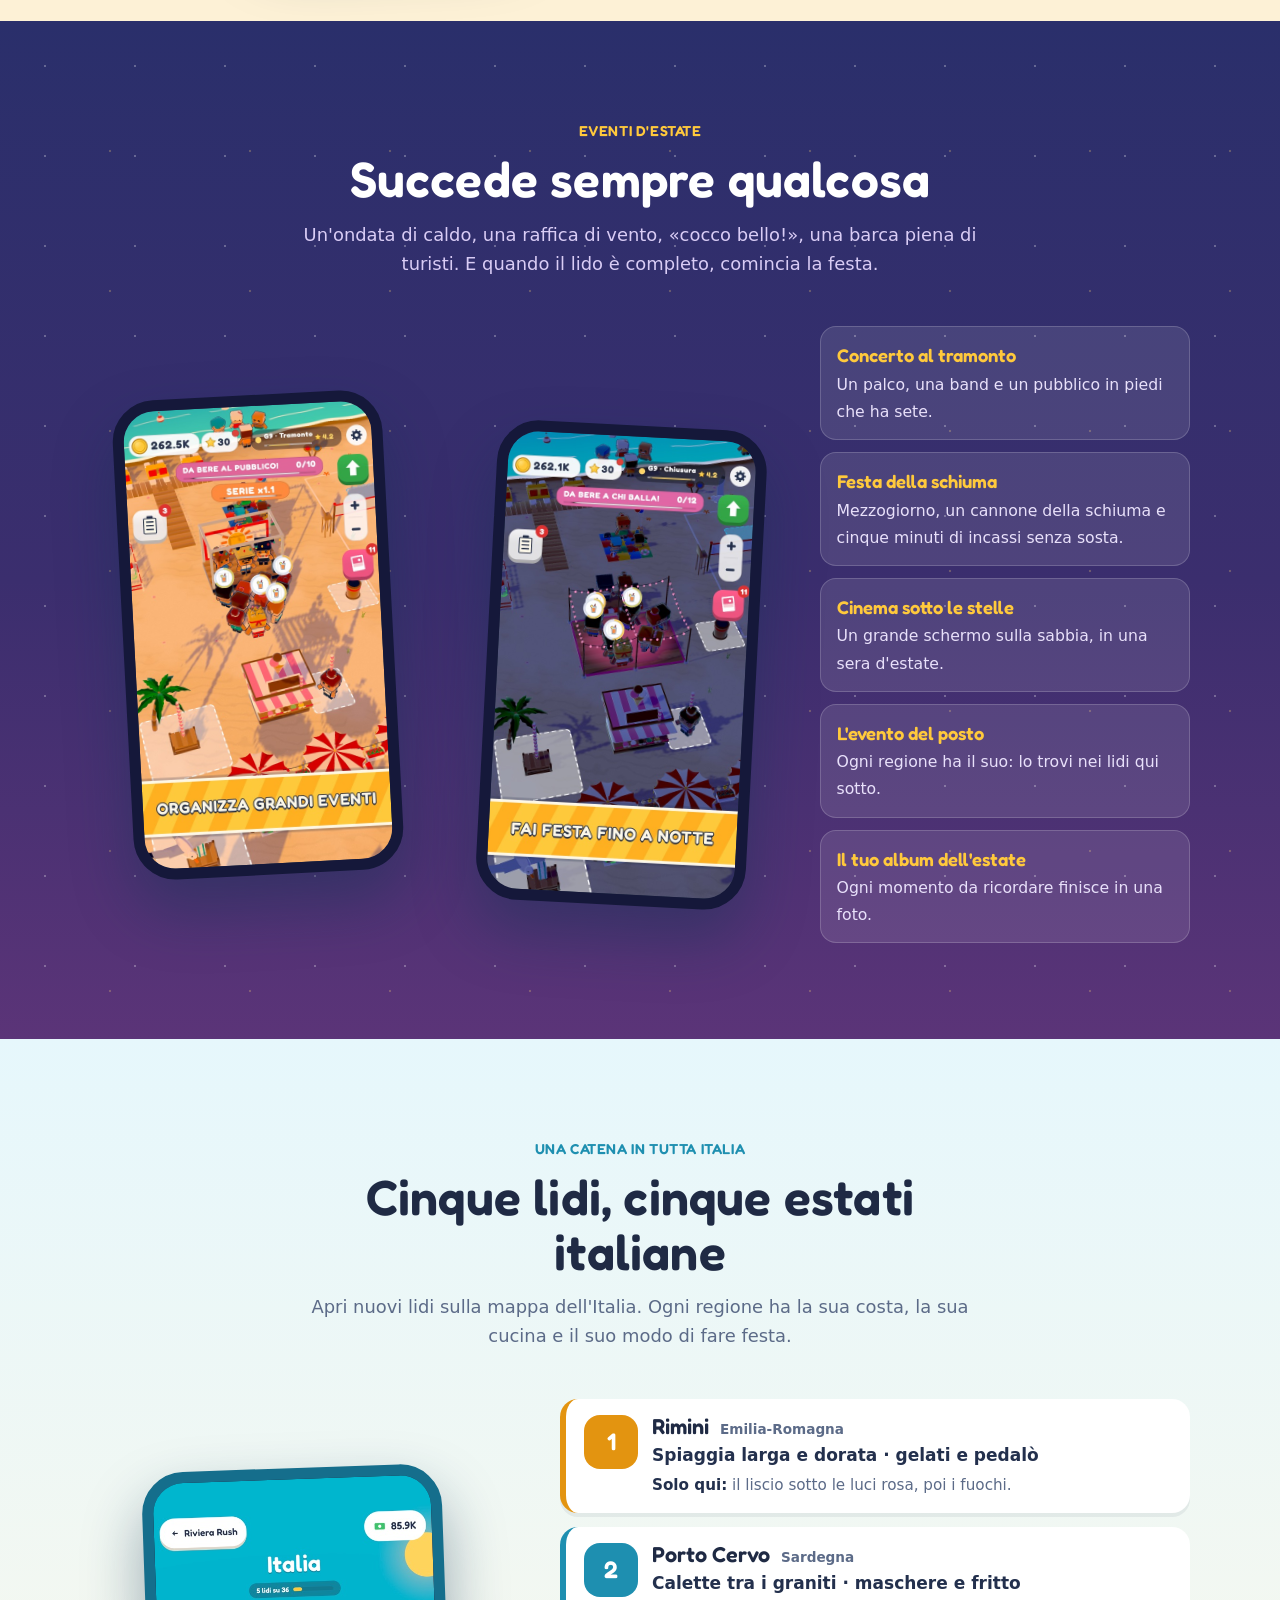
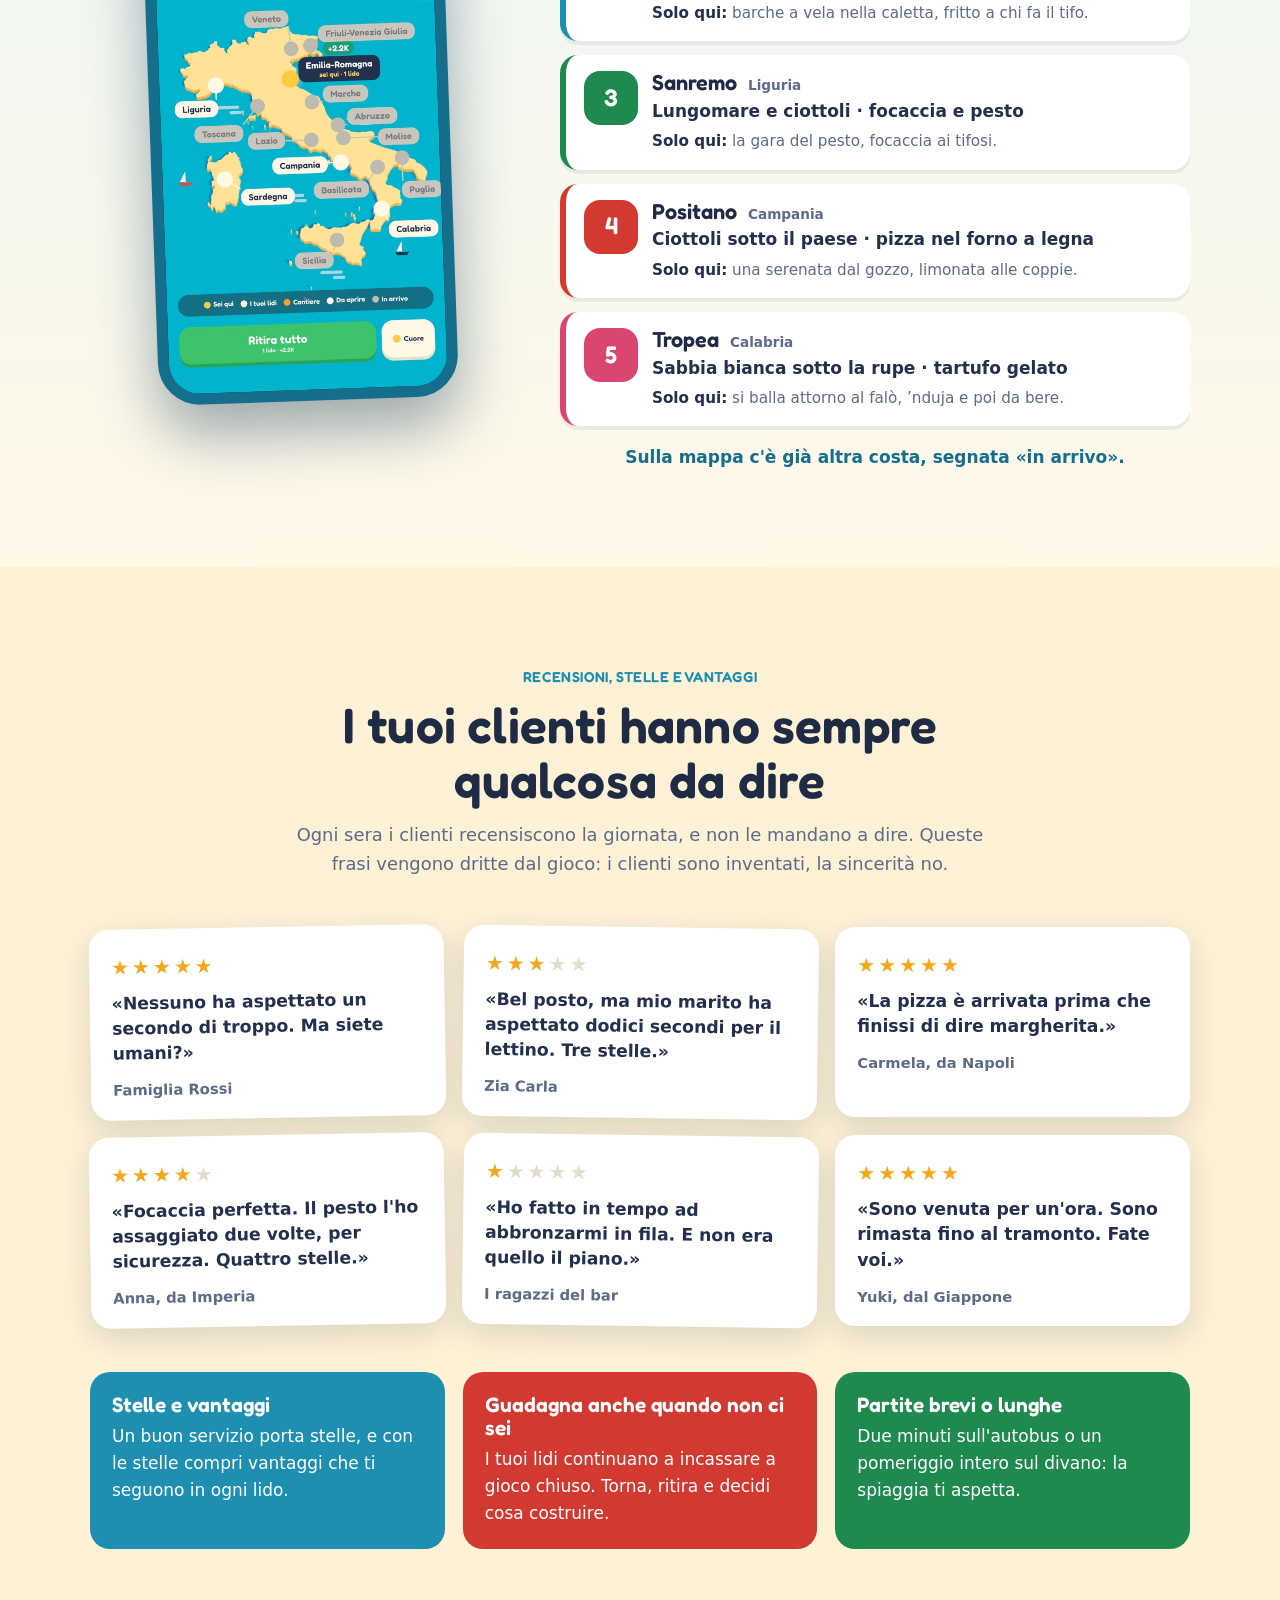
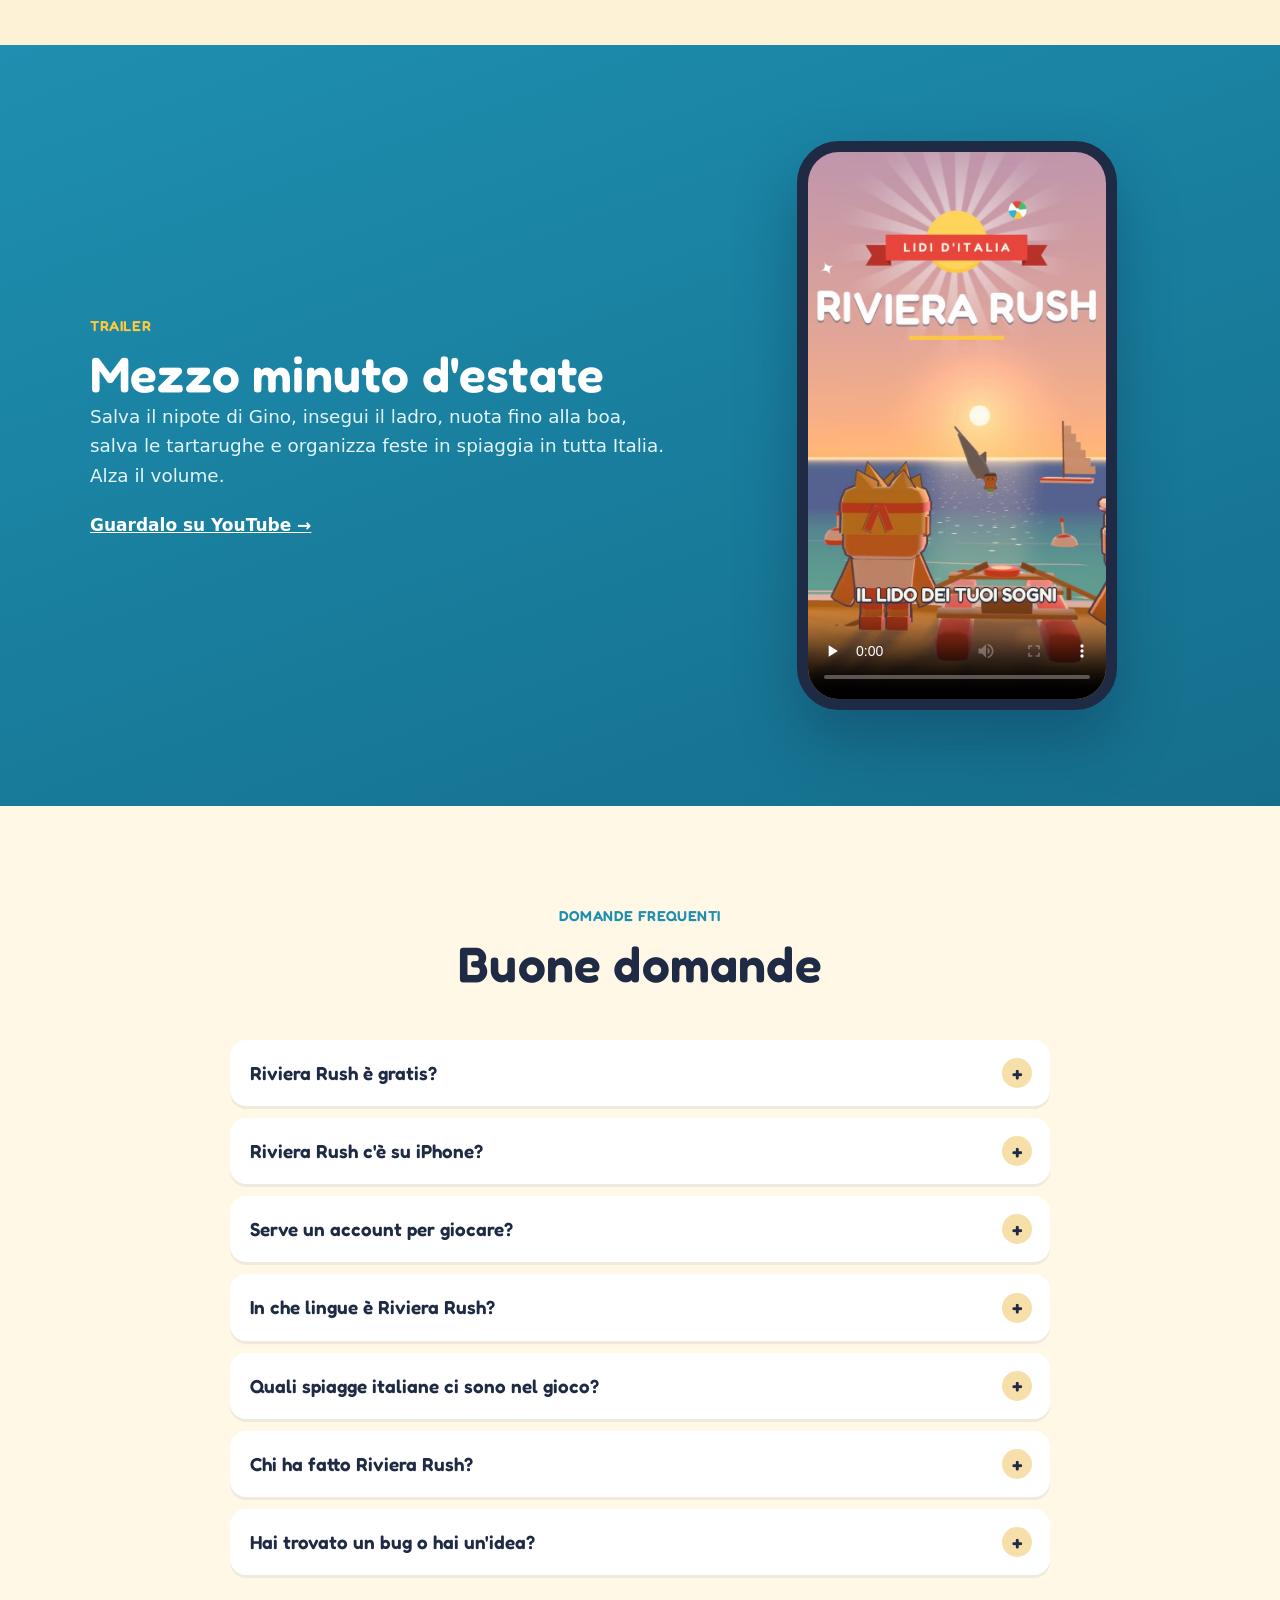
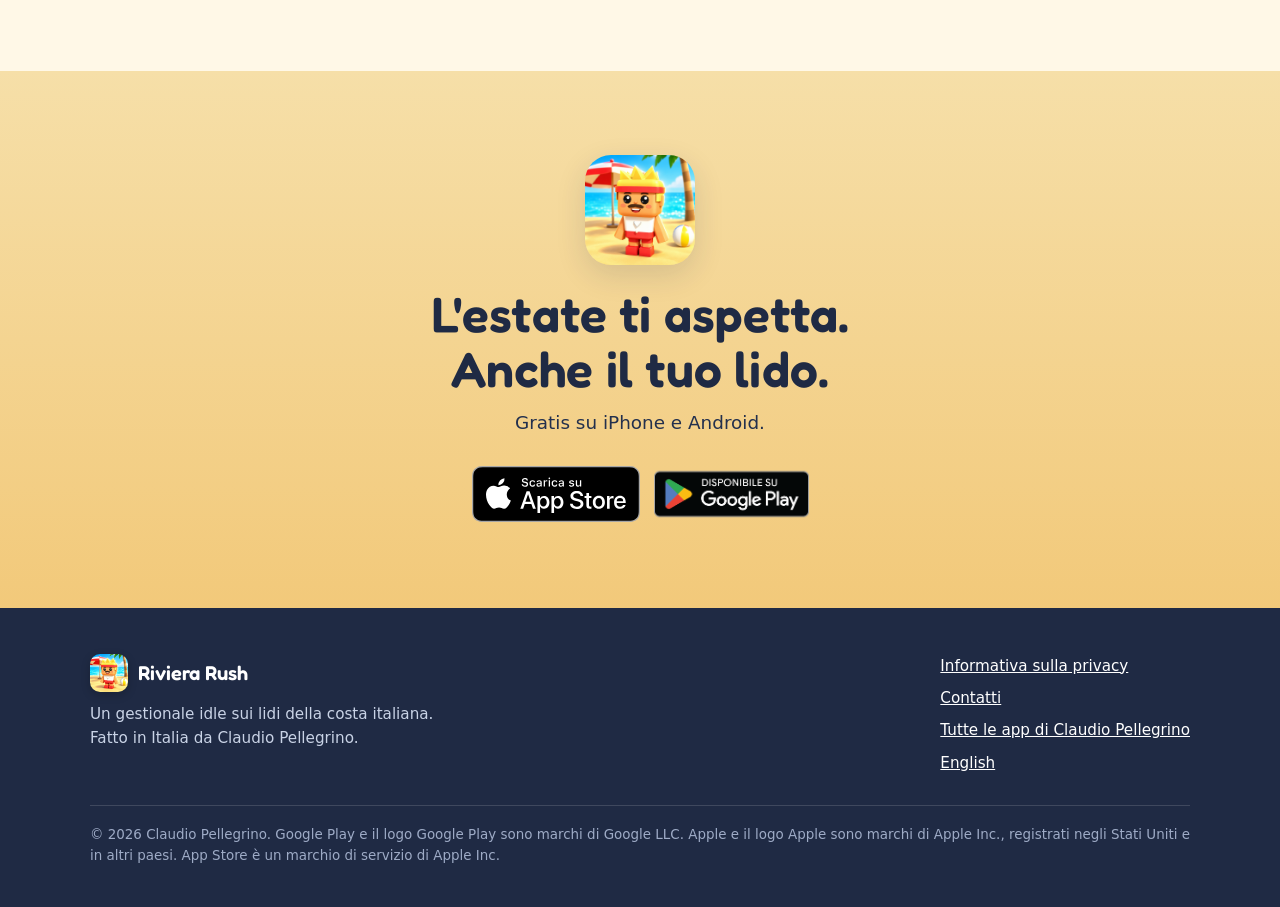
<file: it/index.html>
<!DOCTYPE html>
<html lang="it">
<head>
<meta charset="utf-8">
<meta name="viewport" content="width=device-width, initial-scale=1, viewport-fit=cover">
<title>Riviera Rush — Sito ufficiale del gioco del lido italiano</title>
<meta name="description" content="Riviera Rush è il gioco gratuito per Android in cui gestisci il tuo lido: servi i bagnanti, supera il Rush e apri lidi in tutta Italia, da Rimini a Positano.">
<meta name="author" content="Claudio Pellegrino">
<meta name="robots" content="index, follow, max-image-preview:large, max-video-preview:-1">
<link rel="canonical" href="https://zipanguludev.github.io/rivierarush-landing/it/">
<link rel="alternate" hreflang="en" href="https://zipanguludev.github.io/rivierarush-landing/">
<link rel="alternate" hreflang="it" href="https://zipanguludev.github.io/rivierarush-landing/it/">
<link rel="alternate" hreflang="x-default" href="https://zipanguludev.github.io/rivierarush-landing/">
<meta name="theme-color" content="#2FB4D8">
<meta name="color-scheme" content="light">
<link rel="icon" type="image/png" sizes="32x32" href="../assets/favicon-32.png">
<link rel="icon" type="image/png" sizes="64x64" href="../assets/favicon-64.png">
<link rel="apple-touch-icon" sizes="180x180" href="../assets/apple-touch-icon.png">
<meta name="apple-itunes-app" content="app-id=6816526737">

<meta property="og:type" content="website">
<meta property="og:site_name" content="Riviera Rush">
<meta property="og:locale" content="it_IT">
<meta property="og:locale:alternate" content="en_US">
<meta property="og:title" content="Riviera Rush — Sito ufficiale del gioco del lido italiano">
<meta property="og:description" content="Gestisci il tuo lido sulla costa italiana: servi i bagnanti, supera il Rush e apri lidi da Rimini a Positano. Gratis su App Store e Google Play.">
<meta property="og:url" content="https://zipanguludev.github.io/rivierarush-landing/it/">
<meta property="og:image" content="https://zipanguludev.github.io/rivierarush-landing/assets/og-it.jpg">
<meta property="og:image:width" content="1200">
<meta property="og:image:height" content="630">
<meta property="og:image:alt" content="Riviera Rush, sito ufficiale: un lido italiano pieno di bagnanti visto dall'alto, con il gioco su un telefono.">
<meta name="twitter:card" content="summary_large_image">
<meta name="twitter:title" content="Riviera Rush — Sito ufficiale del gioco del lido italiano">
<meta name="twitter:description" content="Gestisci il tuo lido sulla costa italiana: servi i bagnanti, supera il Rush e apri lidi da Rimini a Positano.">
<meta name="twitter:image" content="https://zipanguludev.github.io/rivierarush-landing/assets/og-it.jpg">
<meta name="twitter:image:alt" content="Riviera Rush, sito ufficiale: un lido italiano pieno di bagnanti visto dall'alto.">

<link rel="preload" href="../assets/fonts/Fredoka-SemiBold.ttf" as="font" type="font/ttf" crossorigin>
<link rel="preload" href="../assets/video/dayone-it.jpg" as="image">

<script type="application/ld+json">
{
  "@context": "https://schema.org",
  "@graph": [
    {
      "@type": "Person",
      "@id": "https://zipanguludev.github.io/#organization",
      "name": "Claudio Pellegrino",
      "url": "https://zipanguludev.github.io/",
      "image": "https://zipanguludev.github.io/assets/apple-touch-icon.png"
    },
    {
      "@type": "WebSite",
      "@id": "https://zipanguludev.github.io/rivierarush-landing/#website",
      "url": "https://zipanguludev.github.io/rivierarush-landing/",
      "name": "Riviera Rush",
      "inLanguage": ["en", "it"],
      "publisher": { "@id": "https://zipanguludev.github.io/#organization" }
    },
    {
      "@type": "WebPage",
      "@id": "https://zipanguludev.github.io/rivierarush-landing/it/#webpage",
      "url": "https://zipanguludev.github.io/rivierarush-landing/it/",
      "name": "Riviera Rush — Sito ufficiale del gioco del lido italiano",
      "inLanguage": "it",
      "isPartOf": { "@id": "https://zipanguludev.github.io/rivierarush-landing/#website" },
      "about": { "@id": "https://zipanguludev.github.io/rivierarush-landing/#game" },
      "primaryImageOfPage": "https://zipanguludev.github.io/rivierarush-landing/assets/og-it.jpg"
    },
    {
      "@type": ["MobileApplication", "VideoGame"],
      "@id": "https://zipanguludev.github.io/rivierarush-landing/#game",
      "name": "Riviera Rush",
      "alternateName": "Riviera Rush: gestisci il lido",
      "description": "Un gestionale idle sui lidi italiani. Servi lettini, bibite e gelati con un pollice, supera il Rush di mezzogiorno, assumi lo staff, ristruttura ogni lido fino al livello 5 e apri stabilimenti a Rimini, Porto Cervo, Sanremo, Positano e Tropea.",
      "url": "https://zipanguludev.github.io/rivierarush-landing/it/",
      "image": "https://zipanguludev.github.io/rivierarush-landing/assets/icon-1024.png",
      "screenshot": [
        "https://zipanguludev.github.io/rivierarush-landing/assets/img/shot-it-01.jpg",
        "https://zipanguludev.github.io/rivierarush-landing/assets/img/shot-it-02.jpg",
        "https://zipanguludev.github.io/rivierarush-landing/assets/img/shot-it-05.jpg",
        "https://zipanguludev.github.io/rivierarush-landing/assets/img/shot-it-07.jpg"
      ],
      "applicationCategory": "GameApplication",
      "applicationSubCategory": "Simulation",
      "genre": ["Idle", "Simulazione", "Casual", "Arcade", "Gestionale"],
      "gamePlatform": ["Android", "iOS"],
      "operatingSystem": "Android, iOS",
      "playMode": "SinglePlayer",
      "inLanguage": ["it", "en"],
      "contentRating": "PEGI 3",
      "installUrl": "https://play.google.com/store/apps/details?id=com.zipangulu.lidorush&hl=it",
      "downloadUrl": "https://play.google.com/store/apps/details?id=com.zipangulu.lidorush&hl=it",
      "sameAs": ["https://play.google.com/store/apps/details?id=com.zipangulu.lidorush", "https://apps.apple.com/it/app/riviera-rush/id6816526737"],
      "trailer": { "@id": "https://zipanguludev.github.io/rivierarush-landing/it/#trailer" },
      "offers": { "@type": "Offer", "price": "0", "priceCurrency": "EUR", "availability": "https://schema.org/InStock" },
      "author": { "@id": "https://zipanguludev.github.io/#organization" },
      "publisher": { "@id": "https://zipanguludev.github.io/#organization" }
    },
    {
      "@type": "VideoObject",
      "@id": "https://zipanguludev.github.io/rivierarush-landing/it/#trailer",
      "name": "Riviera Rush — Trailer",
      "description": "Mezzo minuto di Riviera Rush: salva il nipote di Gino e il lido è tuo, poi insegui il ladro, nuota fino alla boa, salta la scia sul ciambellone, salva le tartarughe e organizza feste in spiaggia in tutta Italia.",
      "thumbnailUrl": "https://zipanguludev.github.io/rivierarush-landing/assets/video/trailer-it.jpg",
      "uploadDate": "2026-10-23T04:56:04+02:00",
      "duration": "PT32S",
      "contentUrl": "https://zipanguludev.github.io/rivierarush-landing/assets/video/trailer-it.mp4",
      "embedUrl": "https://www.youtube.com/embed/iTGYYT-sv6I",
      "inLanguage": "it"
    },
    {
      "@type": "FAQPage",
      "inLanguage": "it",
      "mainEntity": [
        { "@type": "Question", "name": "Riviera Rush è gratis?", "acceptedAnswer": { "@type": "Answer", "text": "Sì. Riviera Rush si scarica e si gioca gratis. Contiene pubblicità, e puoi guardare video facoltativi per ottenere dei bonus." } },
        { "@type": "Question", "name": "Riviera Rush c'è su iPhone?", "acceptedAnswer": { "@type": "Answer", "text": "Sì. Riviera Rush è gratis sull'App Store per iPhone, e su Google Play per Android." } },
        { "@type": "Question", "name": "Serve un account per giocare?", "acceptedAnswer": { "@type": "Answer", "text": "No. Niente login e niente registrazioni: i progressi restano sul tuo telefono." } },
        { "@type": "Question", "name": "In che lingue è Riviera Rush?", "acceptedAnswer": { "@type": "Answer", "text": "Italiano e inglese." } },
        { "@type": "Question", "name": "Quali spiagge italiane ci sono nel gioco?", "acceptedAnswer": { "@type": "Answer", "text": "Rimini, Porto Cervo, Sanremo, Positano e Tropea, ognuna con il suo stile, la sua cucina e il suo evento d'estate. Sulla mappa c'è già altra costa, segnata «in arrivo»." } },
        { "@type": "Question", "name": "Chi ha fatto Riviera Rush?", "acceptedAnswer": { "@type": "Answer", "text": "Claudio Pellegrino: un gioco indipendente fatto in Italia da una persona sola, che ne ha curato design, codice e pubblicazione." } }
      ]
    }
  ]
}
</script>

<link rel="stylesheet" href="../assets/site.css">
<script>document.documentElement.classList.add('js');</script>
</head>
<body>

<header class="nav" id="nav">
  <div class="wrap nav-inner">
    <a class="brand" href="#top" aria-label="Riviera Rush, torna in cima"><img src="../assets/favicon-64.png" alt="" width="38" height="38"><span>Riviera Rush</span></a>
    <nav class="nav-links" aria-label="Sezioni">
      <a href="#gameplay">Come si gioca</a>
      <a href="#events">Eventi</a>
      <a href="#beaches">Lidi</a>
      <a href="#trailer">Trailer</a>
      <a href="#faq">Domande</a>
    </nav>
    <a class="lang" href="../" hreflang="en" lang="en" aria-label="Read the website in English">EN</a>
    <a class="btn btn-gold" href="https://play.google.com/store/apps/details?id=com.zipangulu.lidorush&amp;hl=it" rel="noopener">Gioca gratis</a>
  </div>
</header>

<main>
  <section class="hero" id="top">
    <div class="wrap hero-grid">
      <div>
        <span class="pill"><span class="dot"></span> Disponibile su iPhone e Android</span>
        <h1><span class="wordmark"><span class="a">Riviera</span> <span class="b">Rush</span></span><span class="h1-sub">Gestisci il tuo lido italiano</span></h1>
        <p class="hero-lead">Affitta lettini e ombrelloni, porta bibite e gelati ai bagnanti, sopravvivi al Rush di mezzogiorno e trasforma una striscia di sabbia in una catena di lidi in tutta Italia. Con un pollice solo.</p>
        <div class="cta-row">
          <a class="badge-apple" href="https://apps.apple.com/it/app/riviera-rush/id6816526737" rel="noopener" aria-label="Scarica Riviera Rush su App Store"><img src="../assets/app-store-badge-it.svg" alt="Scarica su App Store" width="168" height="56"></a>
          <a class="badge-play" href="https://play.google.com/store/apps/details?id=com.zipangulu.lidorush&amp;hl=it" rel="noopener" aria-label="Scarica Riviera Rush da Google Play"><img class="it" src="../assets/google-play-badge-it.png" alt="Disponibile su Google Play" width="155" height="60"></a>
                  </div>
        <ul class="chips" aria-label="In breve">
          <li>Gratis</li><li>Nessun account</li><li>Italiano e inglese</li><li>PEGI 3</li>
        </ul>
      </div>
      <div class="stage" aria-hidden="true">
        <div class="float float-coins"><span class="coin"></span>+1 240</div>
        <div class="phone"><video id="hero-video" autoplay muted loop playsinline preload="auto" poster="../assets/video/dayone-it.jpg" width="540" height="960"><source src="../assets/video/dayone-it.mp4" type="video/mp4"></video></div>
        <div class="float float-rush">RUSH!</div>
        <div class="float float-review"><span class="stars">★★★★★</span>«Nessuno ha aspettato un secondo di troppo. Ma siete umani?»</div>
      </div>
    </div>
    <svg class="wave" viewBox="0 0 1440 90" preserveAspectRatio="none" aria-hidden="true"><path d="M0 46c120-26 240-36 360-30s240 34 360 36 240-24 360-34 240 4 360 22v50H0Z"/></svg>
  </section>

  <section class="stats" aria-label="Riviera Rush in numeri">
    <div class="wrap">
      <p class="stats-intro reveal">Dal primo al nono giorno, una striscia di sabbia tranquilla diventa la spiaggia più affollata della riviera. Poi apri la prossima.</p>
      <div class="stats-grid">
        <div class="stat reveal"><b>5</b><span>lidi in tutta Italia</span></div>
        <div class="stat reveal"><b>5</b><span>livelli di ristrutturazione</span></div>
        <div class="stat reveal"><b>4</b><span>eventi d'estate per lido</span></div>
        <div class="stat reveal"><b>1</b><span>pollice: basta quello</span></div>
      </div>
    </div>
  </section>

  <section class="section gameplay" id="gameplay">
    <div class="wrap">
      <div class="section-head reveal">
        <span class="eyebrow">Come si gioca</span>
        <h2>Un idle che si gioca davvero</h2>
        <p>Non guardi dall'alto: in spiaggia ci sei tu, di corsa tra il bancone e i lettini mentre le monete si accumulano.</p>
      </div>

      <div class="row reveal">
        <div class="row-media"><div class="phone tilt-l"><img src="../assets/img/shot-it-01.jpg" alt="Riviera Rush: un lido pieno di bagnanti che aspettano bibite e gelati" width="540" height="960" loading="lazy" decoding="async"></div></div>
        <div>
          <span class="step">1</span>
          <h3>Servi con un pollice</h3>
          <p>Vai al bancone, prendi quello che i clienti chiedono e portaglielo prima che perdano la pazienza. Più cose porti, meno viaggi fai.</p>
          <ul class="tags"><li>Lettini</li><li>Bibite</li><li>Gelati</li><li>Granite</li><li>Asciugamani</li></ul>
        </div>
      </div>

      <div class="row flip reveal">
        <div class="row-media"><div class="phone tilt-r"><img src="../assets/img/shot-it-02.jpg" alt="Il Rush di mezzogiorno in Riviera Rush: la spiaggia è piena e gli ordini non finiscono mai" width="540" height="960" loading="lazy" decoding="async"></div></div>
        <div>
          <span class="step">2</span>
          <h3>Supera il Rush</h3>
          <p>A mezzogiorno arriva la folla e tutto accelera. Concatena le consegne, tieni tutti contenti e guarda crescere mance e moltiplicatore. Se ne perdi troppi, le recensioni te lo faranno sapere.</p>
          <ul class="tags"><li>Rush di mezzogiorno</li><li>Mance</li><li>Serie e moltiplicatore</li></ul>
        </div>
      </div>

      <div class="row reveal">
        <div class="row-media"><div class="phone tilt-l"><img src="../assets/img/shot-it-04.jpg" alt="La ristrutturazione di un lido in Riviera Rush: la spiaggia di prima da un lato, quella nuova dall'altro" width="540" height="960" loading="lazy" decoding="async"></div></div>
        <div>
          <span class="step">3</span>
          <h3>Costruisci, assumi, ristruttura</h3>
          <p>Sblocca una zona dopo l'altra: chiosco, gelateria, chiosco delle granite, pontile dei pedalò, beach volley, terrazza ristorante. Assumi il barista e gli aiutanti di spiaggia, che lavorano insieme a te, poi ristruttura ogni lido fino al livello 5, con una zona nuova a ogni livello.</p>
          <ul class="tags"><li>Angolo giochi</li><li>Area cani</li><li>Idromassaggio</li><li>Baldacchini</li></ul>
        </div>
      </div>
    </div>
  </section>

  <section class="section night" id="events">
    <div class="wrap">
      <div class="section-head reveal">
        <span class="eyebrow">Eventi d'estate</span>
        <h2>Succede sempre qualcosa</h2>
        <p>Un'ondata di caldo, una raffica di vento, «cocco bello!», una barca piena di turisti. E quando il lido è completo, comincia la festa.</p>
      </div>
      <div class="events-grid">
        <div class="phone tilt-l reveal"><img src="../assets/img/shot-it-05.jpg" alt="Un concerto al tramonto sulla spiaggia in Riviera Rush" width="540" height="960" loading="lazy" decoding="async"></div>
        <div class="phone tilt-r reveal"><img src="../assets/img/shot-it-06.jpg" alt="Una festa notturna sulla spiaggia in Riviera Rush" width="540" height="960" loading="lazy" decoding="async"></div>
        <ul class="event-list reveal">
          <li><b>Concerto al tramonto</b><span>Un palco, una band e un pubblico in piedi che ha sete.</span></li>
          <li><b>Festa della schiuma</b><span>Mezzogiorno, un cannone della schiuma e cinque minuti di incassi senza sosta.</span></li>
          <li><b>Cinema sotto le stelle</b><span>Un grande schermo sulla sabbia, in una sera d'estate.</span></li>
          <li><b>L'evento del posto</b><span>Ogni regione ha il suo: lo trovi nei lidi qui sotto.</span></li>
          <li><b>Il tuo album dell'estate</b><span>Ogni momento da ricordare finisce in una foto.</span></li>
        </ul>
      </div>
    </div>
  </section>

  <section class="section beaches" id="beaches">
    <div class="wrap">
      <div class="section-head reveal">
        <span class="eyebrow">Una catena in tutta Italia</span>
        <h2>Cinque lidi, cinque estati italiane</h2>
        <p>Apri nuovi lidi sulla mappa dell'Italia. Ogni regione ha la sua costa, la sua cucina e il suo modo di fare festa.</p>
      </div>
      <div class="beach-grid">
        <div class="phone reveal"><img src="../assets/img/map-it.jpg" alt="La mappa dell'Italia in Riviera Rush, con le regioni dove aprire i lidi" width="540" height="960" loading="lazy" decoding="async"></div>
        <div>
          <ol class="beach-list">
            <li class="beach reveal" style="--c:#E39410"><span class="num">1</span><div><h3>Rimini <small>Emilia-Romagna</small></h3><p class="line">Spiaggia larga e dorata · gelati e pedalò</p><p class="only"><b>Solo qui:</b> il liscio sotto le luci rosa, poi i fuochi.</p></div></li>
            <li class="beach reveal" style="--c:#1E8FB0"><span class="num">2</span><div><h3>Porto Cervo <small>Sardegna</small></h3><p class="line">Calette tra i graniti · maschere e fritto</p><p class="only"><b>Solo qui:</b> barche a vela nella caletta, fritto a chi fa il tifo.</p></div></li>
            <li class="beach reveal" style="--c:#1E8A50"><span class="num">3</span><div><h3>Sanremo <small>Liguria</small></h3><p class="line">Lungomare e ciottoli · focaccia e pesto</p><p class="only"><b>Solo qui:</b> la gara del pesto, focaccia ai tifosi.</p></div></li>
            <li class="beach reveal" style="--c:#D23A31"><span class="num">4</span><div><h3>Positano <small>Campania</small></h3><p class="line">Ciottoli sotto il paese · pizza nel forno a legna</p><p class="only"><b>Solo qui:</b> una serenata dal gozzo, limonata alle coppie.</p></div></li>
            <li class="beach reveal" style="--c:#D9466F"><span class="num">5</span><div><h3>Tropea <small>Calabria</small></h3><p class="line">Sabbia bianca sotto la rupe · tartufo gelato</p><p class="only"><b>Solo qui:</b> si balla attorno al falò, ’nduja e poi da bere.</p></div></li>
          </ol>
          <p class="more reveal">Sulla mappa c'è già altra costa, segnata «in arrivo».</p>
        </div>
      </div>
    </div>
  </section>

  <section class="section reviews" id="reviews">
    <div class="wrap">
      <div class="section-head reveal">
        <span class="eyebrow">Recensioni, stelle e vantaggi</span>
        <h2>I tuoi clienti hanno sempre qualcosa da dire</h2>
        <p>Ogni sera i clienti recensiscono la giornata, e non le mandano a dire. Queste frasi vengono dritte dal gioco: i clienti sono inventati, la sincerità no.</p>
      </div>
      <div class="review-grid">
        <figure class="review reveal"><div class="stars" role="img" aria-label="5 stelle su 5">★★★★★</div><blockquote>«Nessuno ha aspettato un secondo di troppo. Ma siete umani?»</blockquote><figcaption>Famiglia Rossi</figcaption></figure>
        <figure class="review reveal"><div class="stars" role="img" aria-label="3 stelle su 5">★★★<span class="off">★★</span></div><blockquote>«Bel posto, ma mio marito ha aspettato dodici secondi per il lettino. Tre stelle.»</blockquote><figcaption>Zia Carla</figcaption></figure>
        <figure class="review reveal"><div class="stars" role="img" aria-label="5 stelle su 5">★★★★★</div><blockquote>«La pizza è arrivata prima che finissi di dire margherita.»</blockquote><figcaption>Carmela, da Napoli</figcaption></figure>
        <figure class="review reveal"><div class="stars" role="img" aria-label="4 stelle su 5">★★★★<span class="off">★</span></div><blockquote>«Focaccia perfetta. Il pesto l'ho assaggiato due volte, per sicurezza. Quattro stelle.»</blockquote><figcaption>Anna, da Imperia</figcaption></figure>
        <figure class="review reveal"><div class="stars" role="img" aria-label="1 stella su 5">★<span class="off">★★★★</span></div><blockquote>«Ho fatto in tempo ad abbronzarmi in fila. E non era quello il piano.»</blockquote><figcaption>I ragazzi del bar</figcaption></figure>
        <figure class="review reveal"><div class="stars" role="img" aria-label="5 stelle su 5">★★★★★</div><blockquote>«Sono venuta per un'ora. Sono rimasta fino al tramonto. Fate voi.»</blockquote><figcaption>Yuki, dal Giappone</figcaption></figure>
      </div>
      <div class="perks">
        <div class="perk reveal"><h3>Stelle e vantaggi</h3><p>Un buon servizio porta stelle, e con le stelle compri vantaggi che ti seguono in ogni lido.</p></div>
        <div class="perk reveal"><h3>Guadagna anche quando non ci sei</h3><p>I tuoi lidi continuano a incassare a gioco chiuso. Torna, ritira e decidi cosa costruire.</p></div>
        <div class="perk reveal"><h3>Partite brevi o lunghe</h3><p>Due minuti sull'autobus o un pomeriggio intero sul divano: la spiaggia ti aspetta.</p></div>
      </div>
    </div>
  </section>

  <section class="section trailer" id="trailer">
    <div class="wrap trailer-grid">
      <div class="reveal">
        <span class="eyebrow">Trailer</span>
        <h2>Mezzo minuto d'estate</h2>
        <p>Salva il nipote di Gino, insegui il ladro, nuota fino alla boa, salva le tartarughe e organizza feste in spiaggia in tutta Italia. Alza il volume.</p>
        <a class="yt" href="https://www.youtube.com/watch?v=iTGYYT-sv6I" rel="noopener">Guardalo su YouTube →</a>
      </div>
      <div class="phone reveal"><video controls playsinline preload="none" poster="../assets/video/trailer-it.jpg" width="720" height="1280" aria-label="Trailer di Riviera Rush"><source src="../assets/video/trailer-it.mp4" type="video/mp4"></video></div>
    </div>
  </section>

  <section class="section faq" id="faq">
    <div class="wrap">
      <div class="section-head reveal">
        <span class="eyebrow">Domande frequenti</span>
        <h2>Buone domande</h2>
      </div>
      <div class="faq-list">
        <details class="reveal"><summary>Riviera Rush è gratis?</summary><p>Sì. Riviera Rush si scarica e si gioca gratis. Contiene pubblicità, e puoi guardare video facoltativi per ottenere dei bonus.</p></details>
        <details class="reveal"><summary>Riviera Rush c'è su iPhone?</summary><p>Sì. Riviera Rush è gratis su <a href="https://apps.apple.com/it/app/riviera-rush/id6816526737" rel="noopener">App Store</a> per iPhone, e su <a href="https://play.google.com/store/apps/details?id=com.zipangulu.lidorush&amp;hl=it" rel="noopener">Google Play</a> per Android.</p></details>
        <details class="reveal"><summary>Serve un account per giocare?</summary><p>No. Niente login e niente registrazioni: i progressi restano sul tuo telefono.</p></details>
        <details class="reveal"><summary>In che lingue è Riviera Rush?</summary><p>Italiano e inglese.</p></details>
        <details class="reveal"><summary>Quali spiagge italiane ci sono nel gioco?</summary><p>Rimini, Porto Cervo, Sanremo, Positano e Tropea, ognuna con il suo stile, la sua cucina e il suo evento d'estate. Sulla mappa c'è già altra costa, segnata «in arrivo».</p></details>
        <details class="reveal"><summary>Chi ha fatto Riviera Rush?</summary><p>Claudio Pellegrino: un gioco indipendente fatto in Italia da una persona sola, che ne ha curato design, codice e pubblicazione. Dai un'occhiata alle <a href="https://zipanguludev.github.io/">altre app di Claudio Pellegrino</a>.</p></details>
        <details class="reveal"><summary>Hai trovato un bug o hai un'idea?</summary><p>Scrivi a <a href="mailto:rivierarush.game@gmail.com">rivierarush.game@gmail.com</a>. Ogni messaggio viene letto.</p></details>
      </div>
    </div>
  </section>

  <section class="cta" aria-label="Scarica Riviera Rush">
    <div class="wrap">
      <img class="cta-icon" src="../assets/icon-512.png" alt="Icona di Riviera Rush: il bagnino in spiaggia" width="110" height="110" loading="lazy" decoding="async">
      <h2>L'estate ti aspetta.<br>Anche il tuo lido.</h2>
      <p>Gratis su iPhone e Android.</p>
      <div class="cta-row">
        <a class="badge-apple" href="https://apps.apple.com/it/app/riviera-rush/id6816526737" rel="noopener" aria-label="Scarica Riviera Rush su App Store"><img src="../assets/app-store-badge-it.svg" alt="Scarica su App Store" width="168" height="56" loading="lazy"></a>
        <a class="badge-play" href="https://play.google.com/store/apps/details?id=com.zipangulu.lidorush&amp;hl=it" rel="noopener" aria-label="Scarica Riviera Rush da Google Play"><img class="it" src="../assets/google-play-badge-it.png" alt="Disponibile su Google Play" width="155" height="60" loading="lazy"></a>
      </div>
    </div>
  </section>
</main>

<footer>
  <div class="wrap">
    <div class="foot-grid">
      <div>
        <a class="brand" href="#top"><img src="../assets/favicon-64.png" alt="" width="38" height="38" loading="lazy"><span>Riviera Rush</span></a>
        <p>Un gestionale idle sui lidi della costa italiana.<br>Fatto in Italia da Claudio Pellegrino.</p>
      </div>
      <nav aria-label="Piè di pagina">
        <ul>
          <li><a href="../privacy-policy.it.html">Informativa sulla privacy</a></li>
          <li><a href="mailto:rivierarush.game@gmail.com">Contatti</a></li>
          <li><a href="https://zipanguludev.github.io/">Tutte le app di Claudio Pellegrino</a></li>
          <li><a href="../" hreflang="en" lang="en">English</a></li>
        </ul>
      </nav>
    </div>
    <p class="legal">© 2026 Claudio Pellegrino. Google Play e il logo Google Play sono marchi di Google LLC. Apple e il logo Apple sono marchi di Apple Inc., registrati negli Stati Uniti e in altri paesi. App Store è un marchio di servizio di Apple Inc.</p>
  </div>
</footer>

<script src="../assets/site.js"></script>
</body>
</html>
</file>
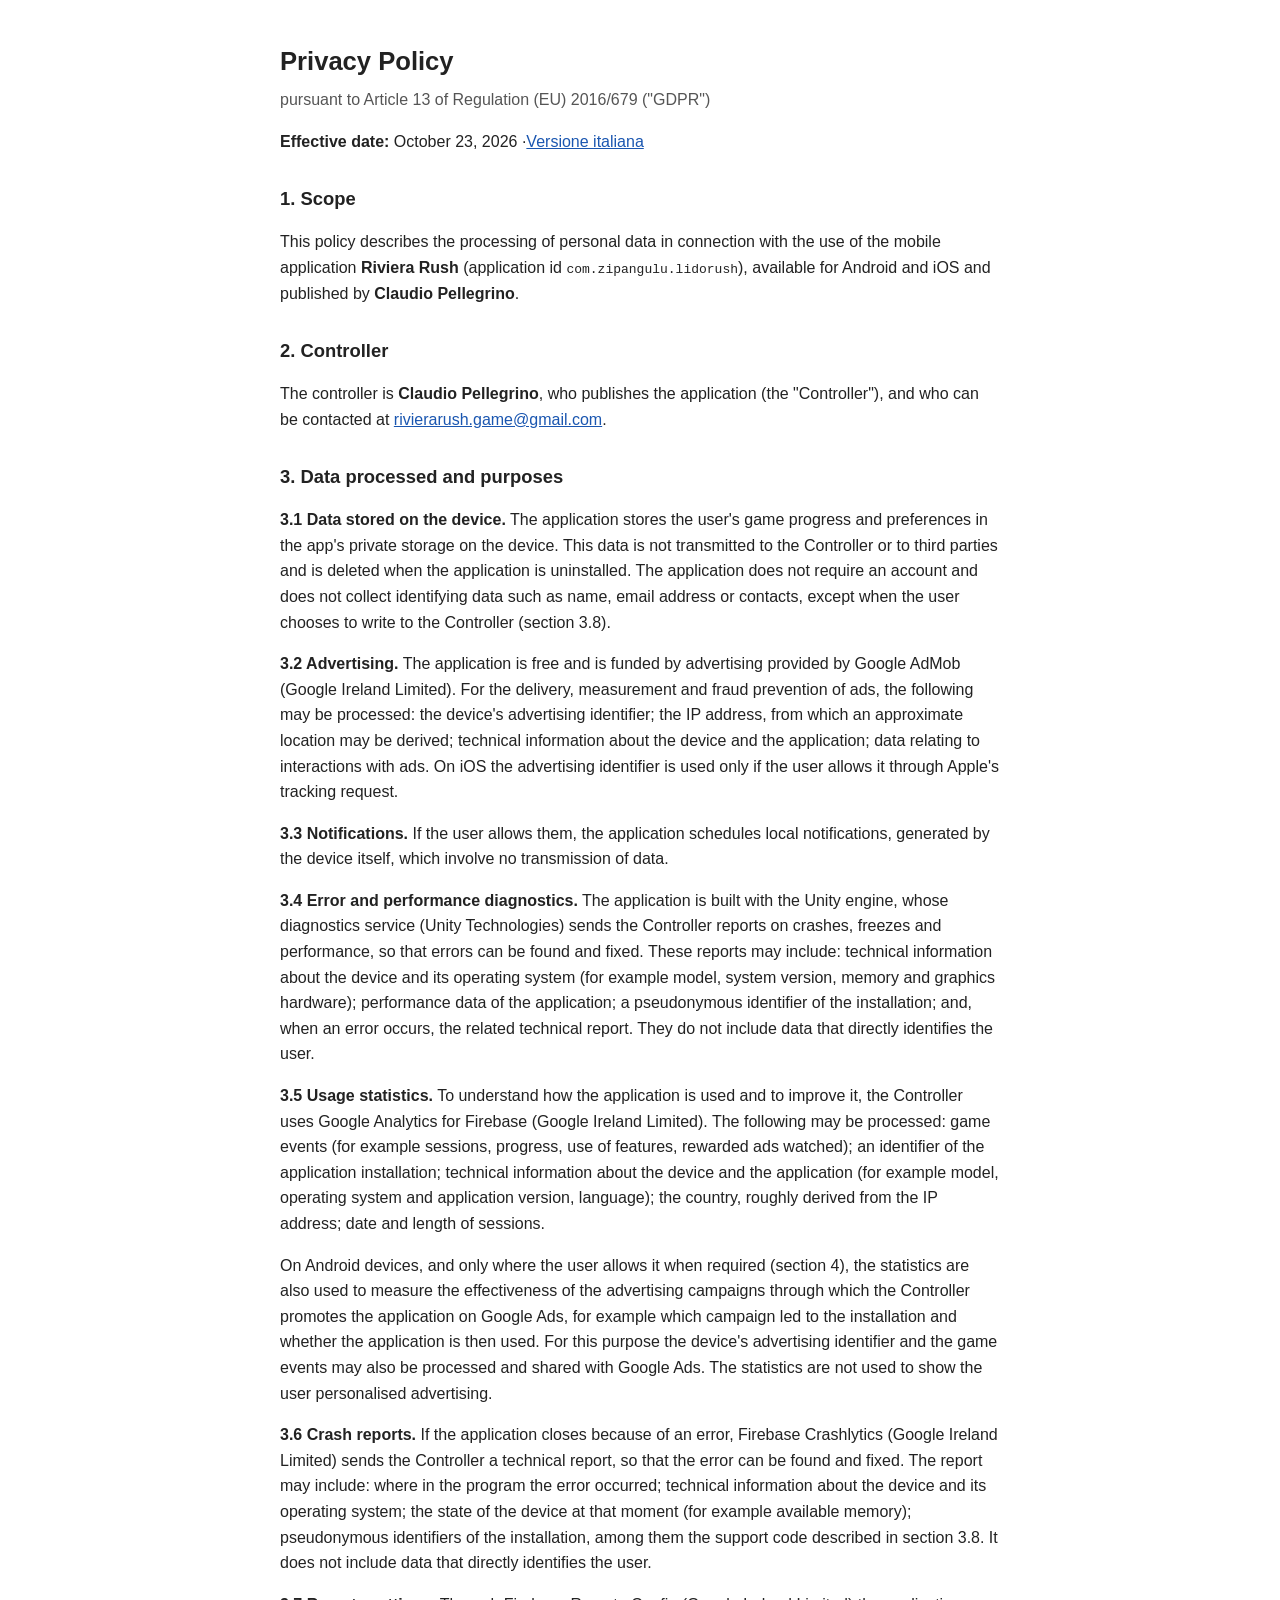
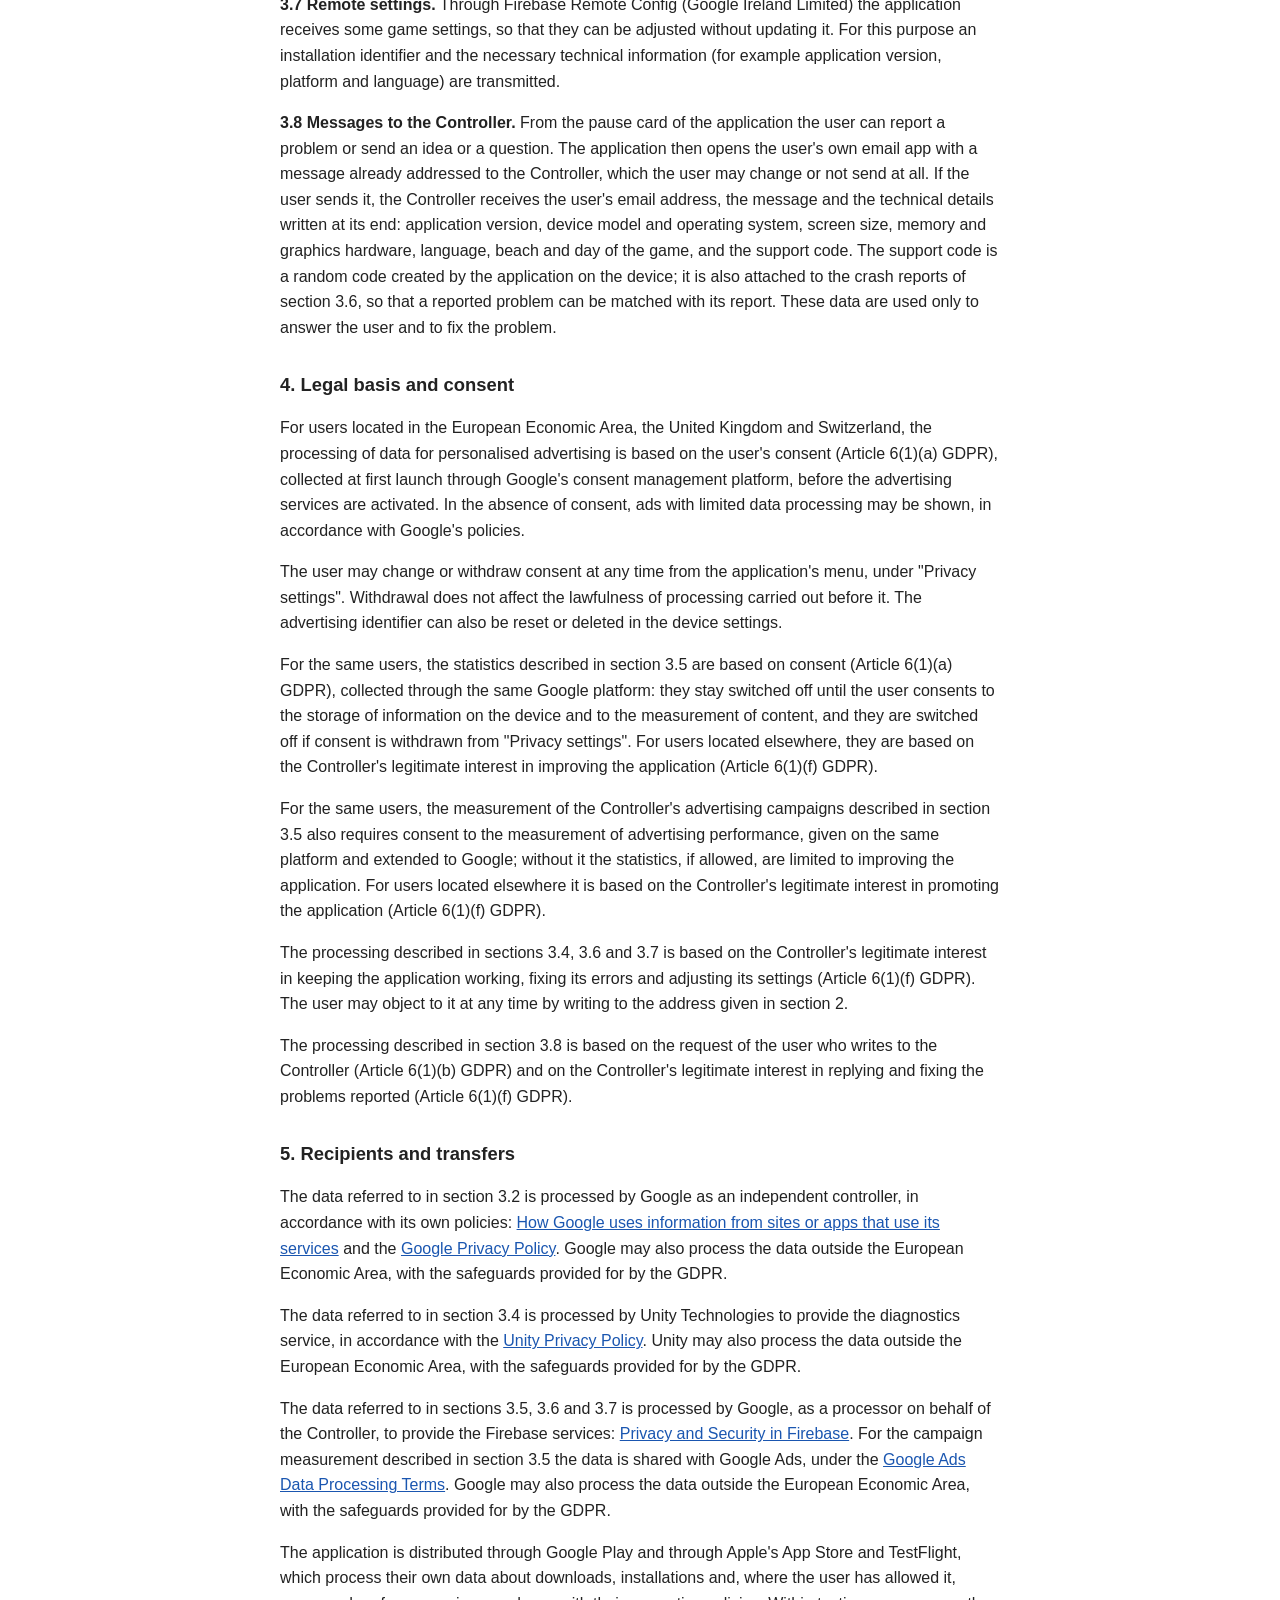
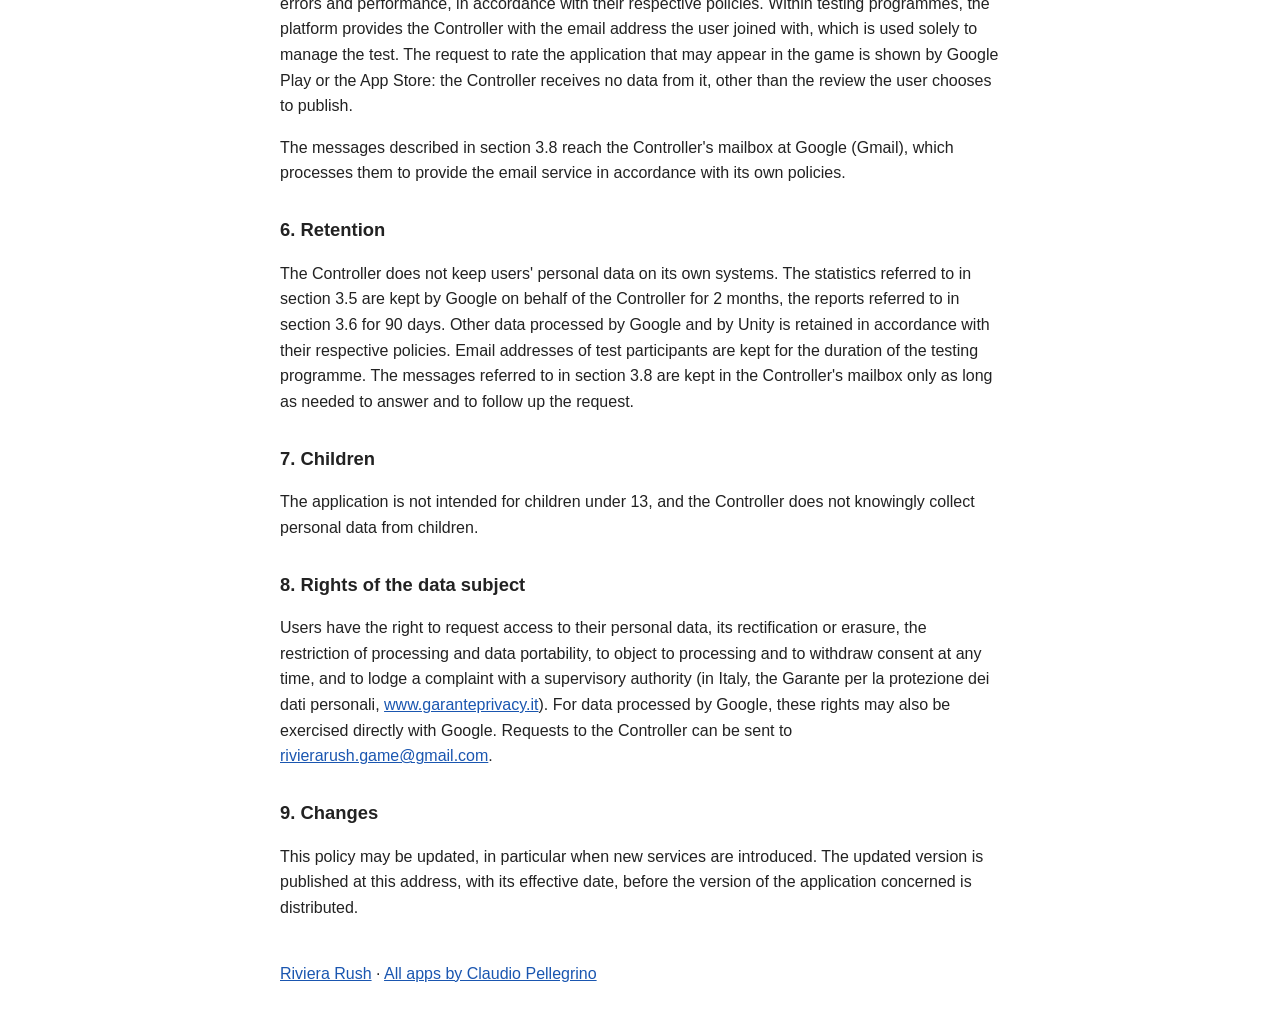
<file: privacy-policy.html>
<!DOCTYPE html>
<html lang="en">
<head>
<meta charset="utf-8">
<meta name="viewport" content="width=device-width, initial-scale=1">
<link rel="icon" type="image/png" sizes="64x64" href="assets/favicon-64.png">
<link rel="apple-touch-icon" sizes="180x180" href="assets/apple-touch-icon.png">
<title>Privacy Policy — Riviera Rush</title>
<style>
  body { font-family: -apple-system, "Segoe UI", Roboto, sans-serif; max-width: 720px;
         margin: 0 auto; padding: 24px; line-height: 1.6; color: #222; }
  h1 { font-size: 1.6em; margin-bottom: 0.2em; } h2 { font-size: 1.15em; margin-top: 1.6em; }
  .sub { color: #555; margin-top: 0; }
  a { color: #1a56b0; }
  @media (prefers-color-scheme: dark) { body { background: #14161a; color: #ddd; } .sub { color: #aaa; } a { color: #7ab0ff; } }
</style>
</head>
<body>

<h1>Privacy Policy</h1>
<p class="sub">pursuant to Article 13 of Regulation (EU) 2016/679 ("GDPR")</p>
<p><strong>Effective date:</strong> October 23, 2026 ·<a href="privacy-policy.it.html">Versione italiana</a></p>

<h2>1. Scope</h2>
<p>This policy describes the processing of personal data in connection with the use of the mobile
application <strong>Riviera Rush</strong> (application id <code>com.zipangulu.lidorush</code>),
available for Android and iOS and published by <strong>Claudio Pellegrino</strong>.</p>

<h2>2. Controller</h2>
<p>The controller is <strong>Claudio Pellegrino</strong>, who publishes the application (the
"Controller"), and who can be contacted at <a href="mailto:rivierarush.game@gmail.com">rivierarush.game@gmail.com</a>.</p>

<h2>3. Data processed and purposes</h2>
<p><strong>3.1 Data stored on the device.</strong> The application stores the user's game progress and
preferences in the app's private storage on the device. This data is not transmitted to the
Controller or to third parties and is deleted when the application is uninstalled. The application
does not require an account and does not collect identifying data such as name, email address or
contacts, except when the user chooses to write to the Controller (section 3.8).</p>
<p><strong>3.2 Advertising.</strong> The application is free and is funded by advertising provided by
Google AdMob (Google Ireland Limited). For the delivery, measurement and fraud prevention of ads, the
following may be processed: the device's advertising identifier; the IP address, from which an
approximate location may be derived; technical information about the device and the application;
data relating to interactions with ads. On iOS the advertising identifier is used only if the user
allows it through Apple's tracking request.</p>
<p><strong>3.3 Notifications.</strong> If the user allows them, the application schedules local
notifications, generated by the device itself, which involve no transmission of data.</p>
<p><strong>3.4 Error and performance diagnostics.</strong> The application is built with the Unity
engine, whose diagnostics service (Unity Technologies) sends the Controller reports on crashes,
freezes and performance, so that errors can be found and fixed. These reports may include: technical
information about the device and its operating system (for example model, system version, memory and
graphics hardware); performance data of the application; a pseudonymous identifier of the
installation; and, when an error occurs, the related technical report. They do not include data that
directly identifies the user.</p>
<p><strong>3.5 Usage statistics.</strong> To understand how the application is used and to improve it, the
Controller uses Google Analytics for Firebase (Google Ireland Limited). The following may be processed:
game events (for example sessions, progress, use of features, rewarded ads watched); an identifier of the
application installation; technical information about the device and the application (for example model,
operating system and application version, language); the country, roughly derived from the IP address;
date and length of sessions.</p>
<p>On Android devices, and only where the user allows it when required (section 4), the statistics are
also used to measure the effectiveness of the advertising campaigns through which the Controller promotes
the application on Google Ads, for example which campaign led to the installation and whether the
application is then used. For this purpose the device's advertising identifier and the game events may
also be processed and shared with Google Ads. The statistics are not used to show the user personalised
advertising.</p>
<p><strong>3.6 Crash reports.</strong> If the application closes because of an error, Firebase Crashlytics
(Google Ireland Limited) sends the Controller a technical report, so that the error can be found and
fixed. The report may include: where in the program the error occurred; technical information about the
device and its operating system; the state of the device at that moment (for example available memory);
pseudonymous identifiers of the installation, among them the support code described in section 3.8. It
does not include data that directly identifies the user.</p>
<p><strong>3.7 Remote settings.</strong> Through Firebase Remote Config (Google Ireland Limited) the
application receives some game settings, so that they can be adjusted without updating it. For this
purpose an installation identifier and the necessary technical information (for example application
version, platform and language) are transmitted.</p>
<p><strong>3.8 Messages to the Controller.</strong> From the pause card of the application the user can
report a problem or send an idea or a question. The application then opens the user's own email app with
a message already addressed to the Controller, which the user may change or not send at all. If the user
sends it, the Controller receives the user's email address, the message and the technical details written
at its end: application version, device model and operating system, screen size, memory and graphics
hardware, language, beach and day of the game, and the support code. The support code is a random code
created by the application on the device; it is also attached to the crash reports of section 3.6, so
that a reported problem can be matched with its report. These data are used only to answer the user and
to fix the problem.</p>

<h2>4. Legal basis and consent</h2>
<p>For users located in the European Economic Area, the United Kingdom and Switzerland, the
processing of data for personalised advertising is based on the user's consent (Article 6(1)(a)
GDPR), collected at first launch through Google's consent management platform, before the
advertising services are activated. In the absence of consent, ads with limited data processing may
be shown, in accordance with Google's policies.</p>
<p>The user may change or withdraw consent at any time from the application's menu, under
"Privacy settings". Withdrawal does not affect the lawfulness of processing carried out before it.
The advertising identifier can also be reset or deleted in the device settings.</p>
<p>For the same users, the statistics described in section 3.5 are based on consent (Article 6(1)(a)
GDPR), collected through the same Google platform: they stay switched off until the user consents to the
storage of information on the device and to the measurement of content, and they are switched off if
consent is withdrawn from "Privacy settings". For users located elsewhere, they are based on the
Controller's legitimate interest in improving the application (Article 6(1)(f) GDPR).</p>
<p>For the same users, the measurement of the Controller's advertising campaigns described in section 3.5
also requires consent to the measurement of advertising performance, given on the same platform and
extended to Google; without it the statistics, if allowed, are limited to improving the application. For
users located elsewhere it is based on the Controller's legitimate interest in promoting the application
(Article 6(1)(f) GDPR).</p>
<p>The processing described in sections 3.4, 3.6 and 3.7 is based on the Controller's legitimate
interest in keeping the application working, fixing its errors and adjusting its settings (Article
6(1)(f) GDPR). The user may object to it at any time by writing to the address given in section 2.</p>
<p>The processing described in section 3.8 is based on the request of the user who writes to the
Controller (Article 6(1)(b) GDPR) and on the Controller's legitimate interest in replying and fixing
the problems reported (Article 6(1)(f) GDPR).</p>

<h2>5. Recipients and transfers</h2>
<p>The data referred to in section 3.2 is processed by Google as an independent controller, in
accordance with its own policies:
<a href="https://policies.google.com/technologies/partner-sites">How Google uses information from sites or apps that use its services</a>
and the <a href="https://policies.google.com/privacy">Google Privacy Policy</a>. Google may also
process the data outside the European Economic Area, with the safeguards provided for by the GDPR.</p>
<p>The data referred to in section 3.4 is processed by Unity Technologies to provide the diagnostics
service, in accordance with the <a href="https://unity.com/legal/privacy-policy">Unity Privacy Policy</a>.
Unity may also process the data outside the European Economic Area, with the safeguards provided for
by the GDPR.</p>
<p>The data referred to in sections 3.5, 3.6 and 3.7 is processed by Google, as a processor on behalf of
the Controller, to provide the Firebase services:
<a href="https://firebase.google.com/support/privacy">Privacy and Security in Firebase</a>. For the campaign
measurement described in section 3.5 the data is shared with Google Ads, under the
<a href="https://business.safety.google/adsprocessorterms/">Google Ads Data Processing Terms</a>. Google may
also process the data outside the European Economic Area, with the safeguards provided for by the GDPR.</p>
<p>The application is distributed through Google Play and through Apple's App Store and TestFlight,
which process their own data about downloads, installations and, where the user has allowed it,
errors and performance, in accordance with their respective policies. Within testing programmes, the
platform provides the Controller with the email address the user joined with, which is used solely
to manage the test. The request to rate the application that may appear in the game is shown by Google
Play or the App Store: the Controller receives no data from it, other than the review the user chooses
to publish.</p>
<p>The messages described in section 3.8 reach the Controller's mailbox at Google (Gmail), which
processes them to provide the email service in accordance with its own policies.</p>

<h2>6. Retention</h2>
<p>The Controller does not keep users' personal data on its own systems. The statistics referred to in
section 3.5 are kept by Google on behalf of the Controller for 2 months, the reports referred to in
section 3.6 for 90 days. Other data processed by Google and by Unity is retained in accordance with
their respective policies. Email addresses of test participants are kept for the
duration of the testing programme. The messages referred to in section 3.8 are kept in the Controller's
mailbox only as long as needed to answer and to follow up the request.</p>

<h2>7. Children</h2>
<p>The application is not intended for children under 13, and the Controller does not knowingly
collect personal data from children.</p>

<h2>8. Rights of the data subject</h2>
<p>Users have the right to request access to their personal data, its rectification or erasure, the
restriction of processing and data portability, to object to processing and to withdraw consent at
any time, and to lodge a complaint with a supervisory authority (in Italy, the Garante per la
protezione dei dati personali, <a href="https://www.garanteprivacy.it">www.garanteprivacy.it</a>).
For data processed by Google, these rights may also be exercised directly with Google. Requests to
the Controller can be sent to <a href="mailto:rivierarush.game@gmail.com">rivierarush.game@gmail.com</a>.</p>

<h2>9. Changes</h2>
<p>This policy may be updated, in particular when new services are introduced. The updated version is
published at this address, with its effective date, before the version of the application concerned
is distributed.</p>

<p style="margin-top:2.5em"><a href="index.html">Riviera Rush</a> · <a href="https://zipanguludev.github.io/">All apps by Claudio Pellegrino</a></p>

</body>
</html>
</file>
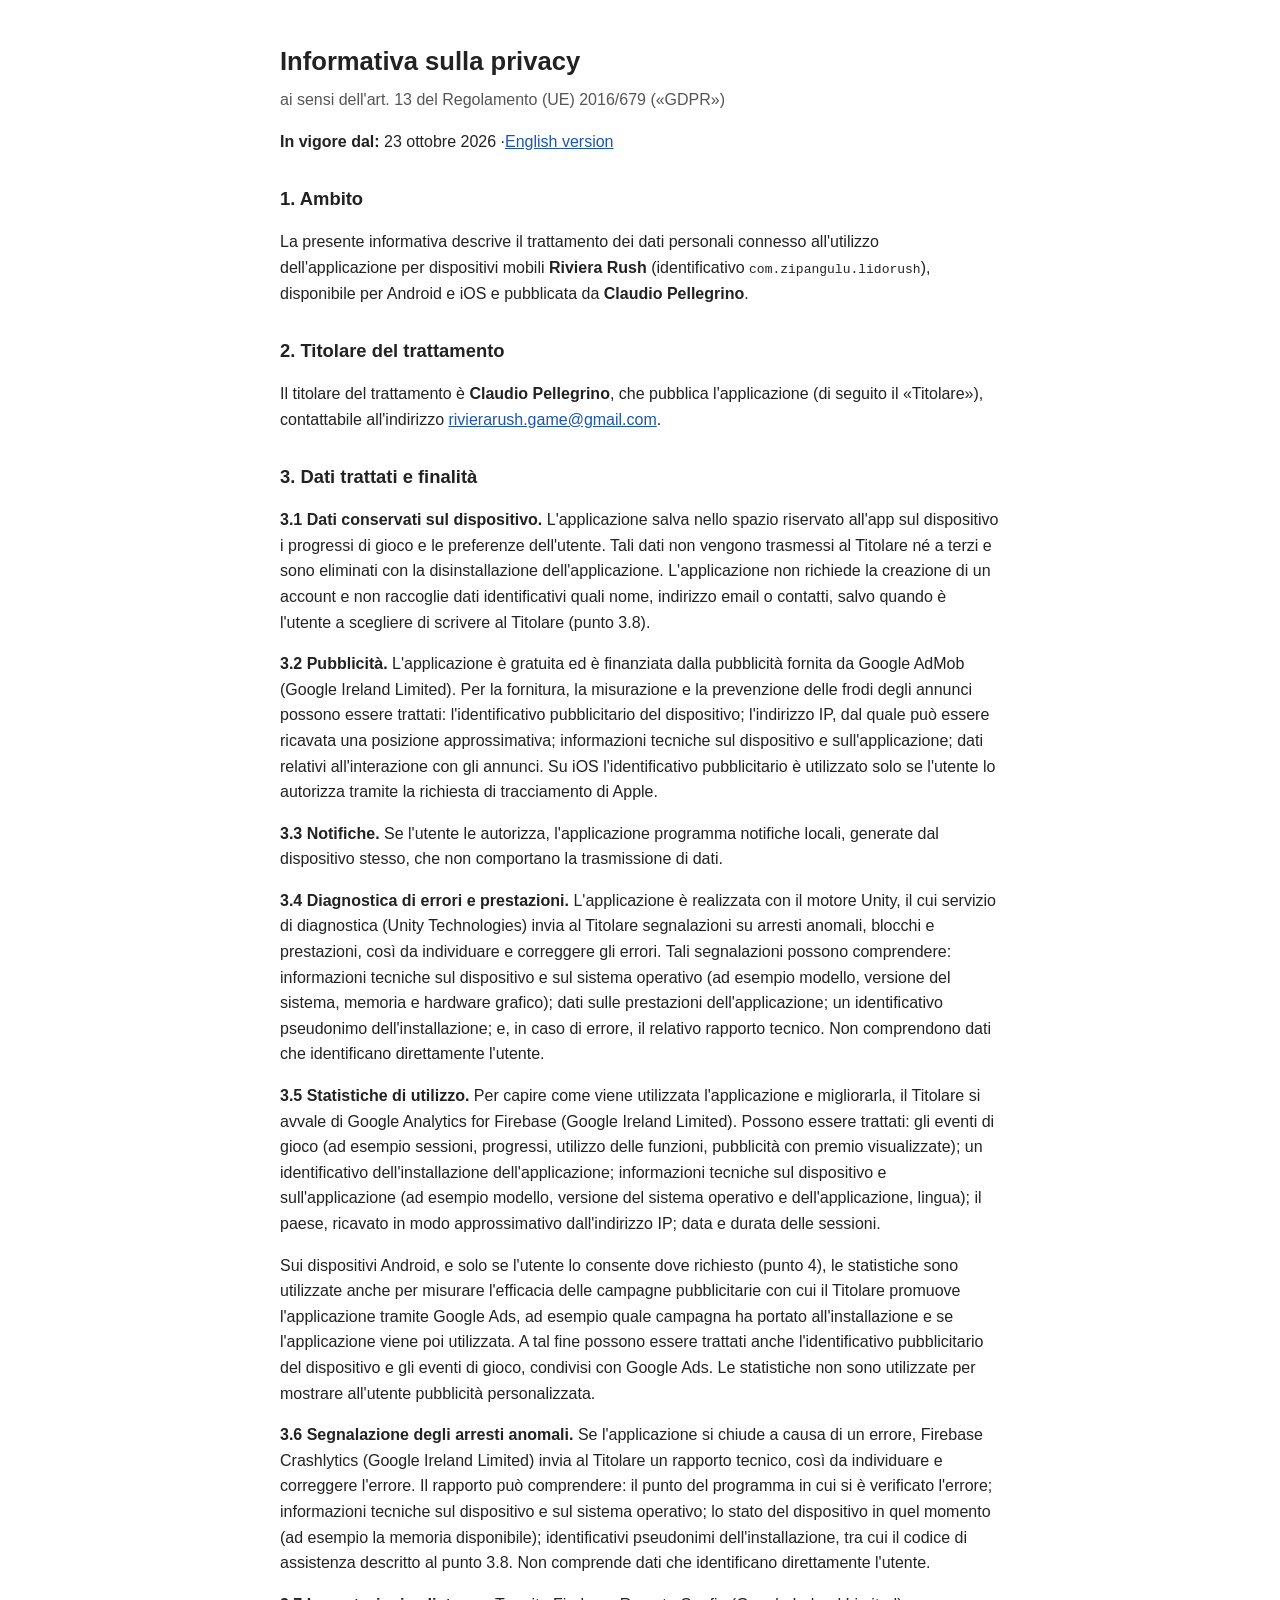
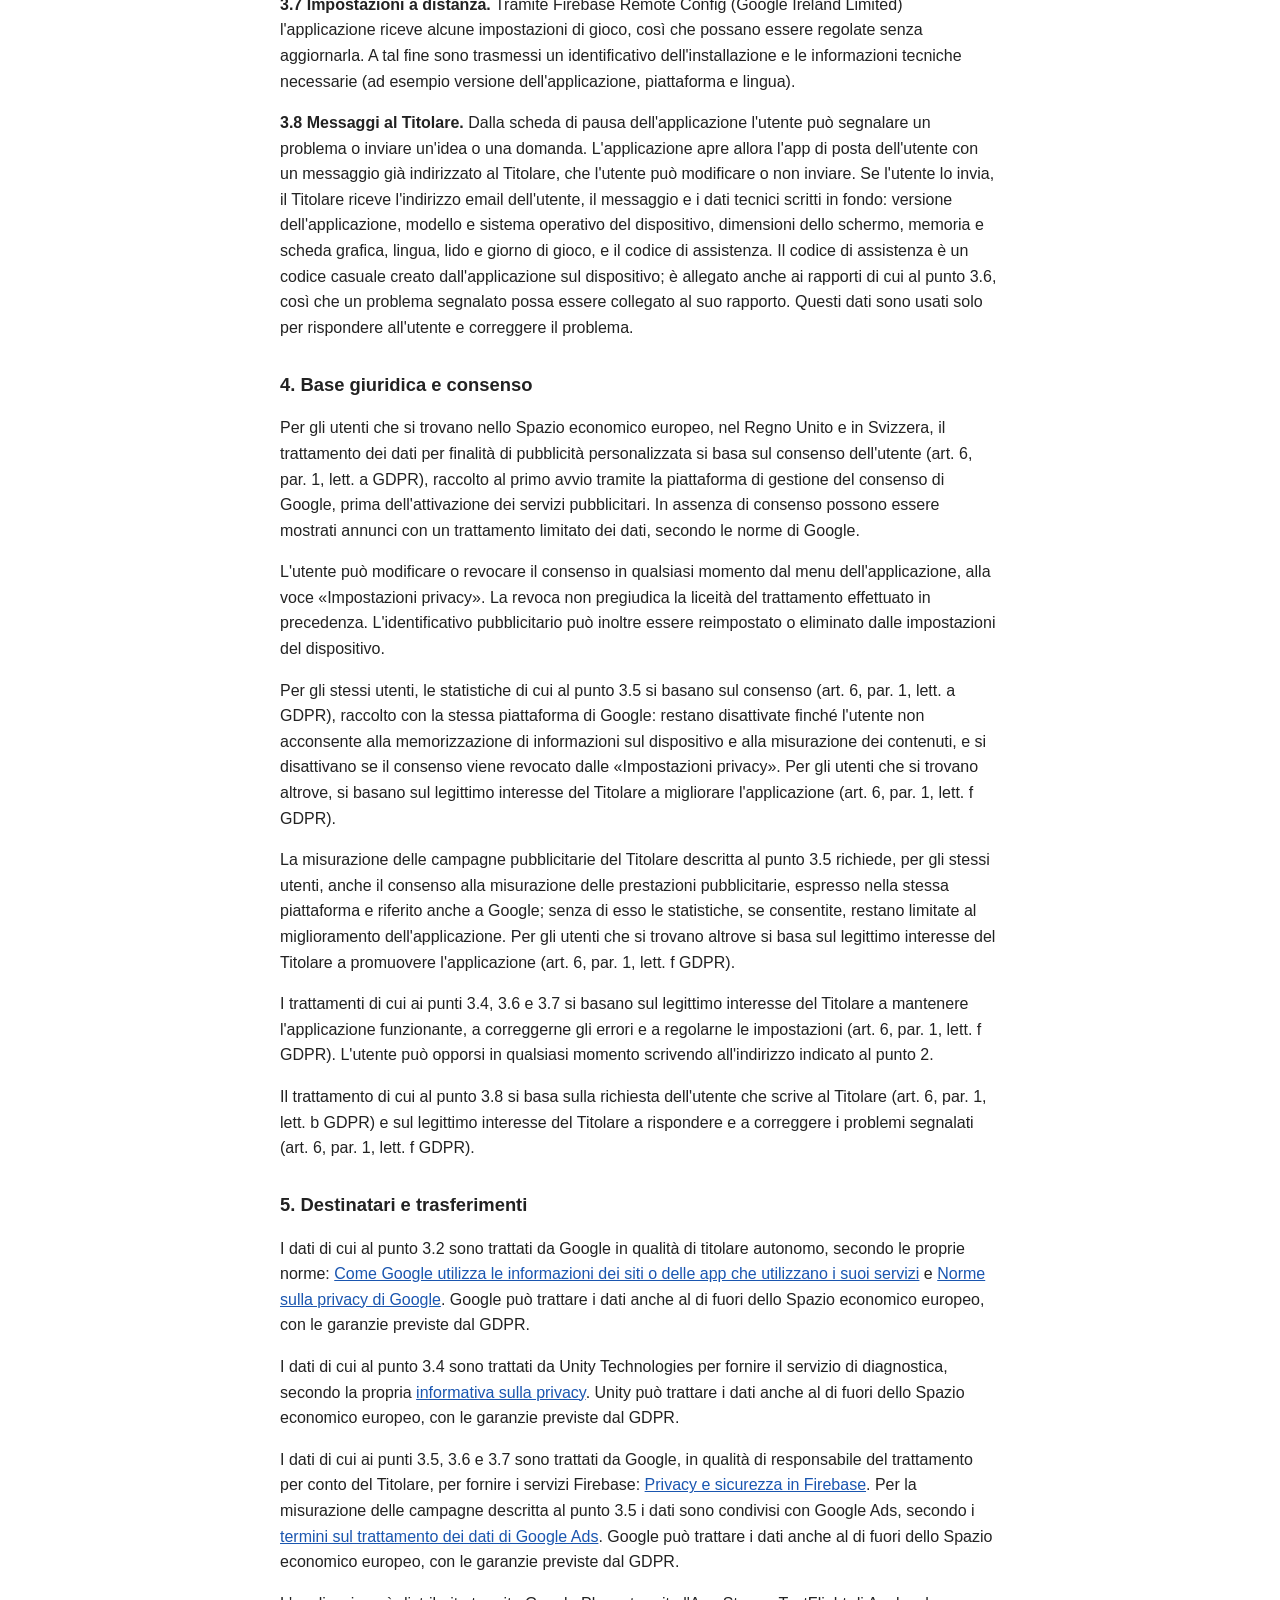
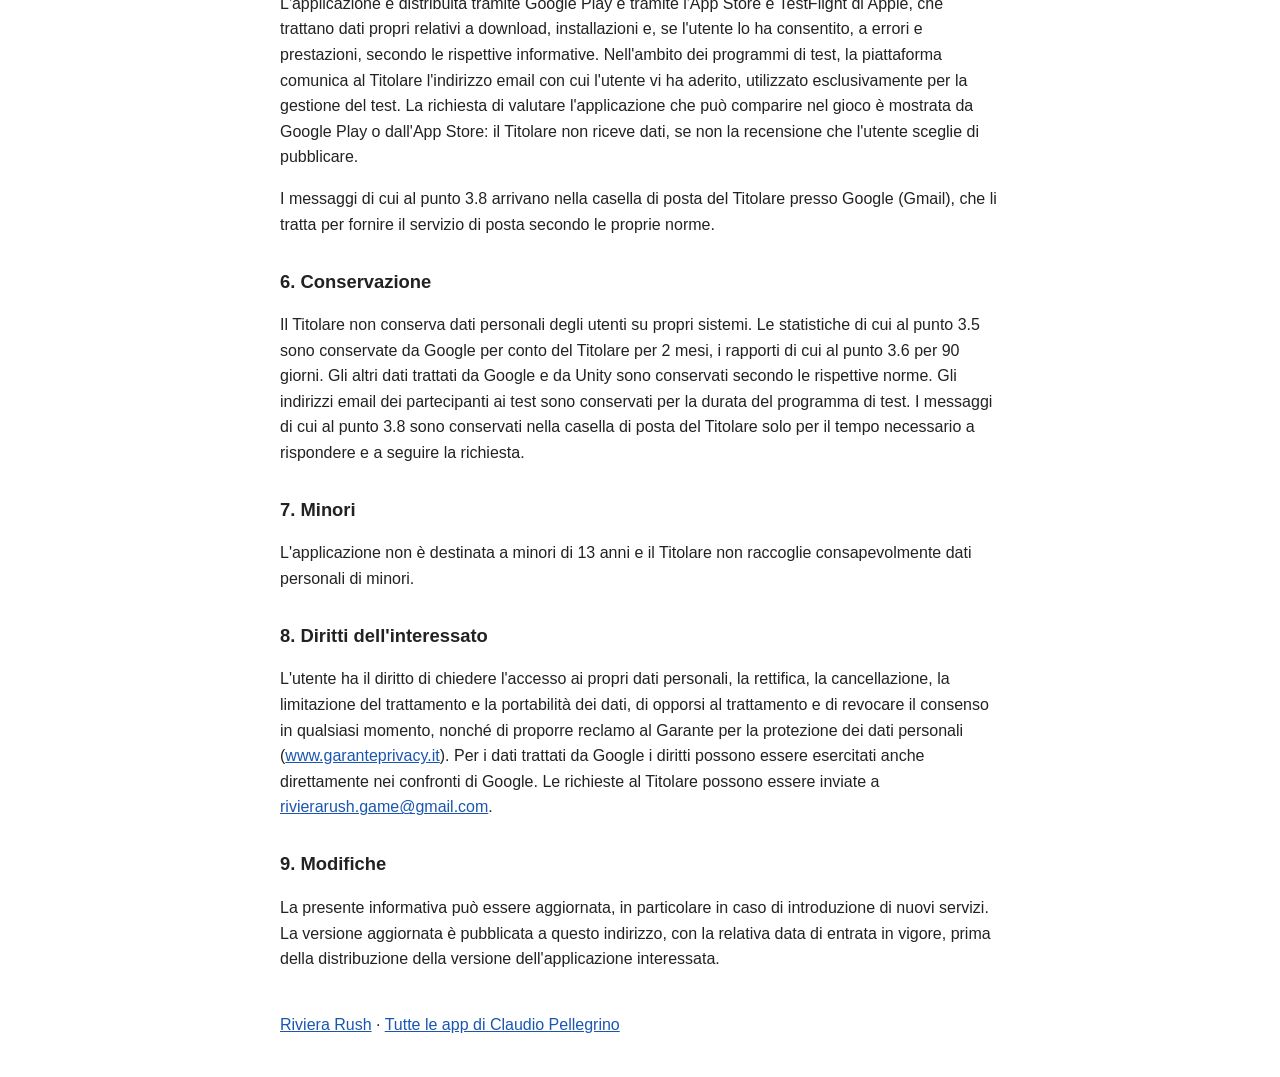
<file: privacy-policy.it.html>
<!DOCTYPE html>
<html lang="it">
<head>
<meta charset="utf-8">
<meta name="viewport" content="width=device-width, initial-scale=1">
<link rel="icon" type="image/png" sizes="64x64" href="assets/favicon-64.png">
<link rel="apple-touch-icon" sizes="180x180" href="assets/apple-touch-icon.png">
<title>Informativa sulla privacy — Riviera Rush</title>
<style>
  body { font-family: -apple-system, "Segoe UI", Roboto, sans-serif; max-width: 720px;
         margin: 0 auto; padding: 24px; line-height: 1.6; color: #222; }
  h1 { font-size: 1.6em; margin-bottom: 0.2em; } h2 { font-size: 1.15em; margin-top: 1.6em; }
  .sub { color: #555; margin-top: 0; }
  a { color: #1a56b0; }
  @media (prefers-color-scheme: dark) { body { background: #14161a; color: #ddd; } .sub { color: #aaa; } a { color: #7ab0ff; } }
</style>
</head>
<body>

<h1>Informativa sulla privacy</h1>
<p class="sub">ai sensi dell'art. 13 del Regolamento (UE) 2016/679 («GDPR»)</p>
<p><strong>In vigore dal:</strong> 23 ottobre 2026 ·<a href="privacy-policy.html">English version</a></p>

<h2>1. Ambito</h2>
<p>La presente informativa descrive il trattamento dei dati personali connesso all'utilizzo
dell'applicazione per dispositivi mobili <strong>Riviera Rush</strong> (identificativo
<code>com.zipangulu.lidorush</code>), disponibile per Android e iOS e pubblicata da
<strong>Claudio Pellegrino</strong>.</p>

<h2>2. Titolare del trattamento</h2>
<p>Il titolare del trattamento è <strong>Claudio Pellegrino</strong>, che pubblica l'applicazione
(di seguito il «Titolare»), contattabile all'indirizzo
<a href="mailto:rivierarush.game@gmail.com">rivierarush.game@gmail.com</a>.</p>

<h2>3. Dati trattati e finalità</h2>
<p><strong>3.1 Dati conservati sul dispositivo.</strong> L'applicazione salva nello spazio riservato
all'app sul dispositivo i progressi di gioco e le preferenze dell'utente. Tali dati non vengono
trasmessi al Titolare né a terzi e sono eliminati con la disinstallazione dell'applicazione.
L'applicazione non richiede la creazione di un account e non raccoglie dati identificativi quali
nome, indirizzo email o contatti, salvo quando è l'utente a scegliere di scrivere al Titolare (punto 3.8).</p>
<p><strong>3.2 Pubblicità.</strong> L'applicazione è gratuita ed è finanziata dalla pubblicità fornita
da Google AdMob (Google Ireland Limited). Per la fornitura, la misurazione e la prevenzione delle
frodi degli annunci possono essere trattati: l'identificativo pubblicitario del dispositivo;
l'indirizzo IP, dal quale può essere ricavata una posizione approssimativa; informazioni tecniche sul
dispositivo e sull'applicazione; dati relativi all'interazione con gli annunci. Su iOS
l'identificativo pubblicitario è utilizzato solo se l'utente lo autorizza tramite la richiesta di
tracciamento di Apple.</p>
<p><strong>3.3 Notifiche.</strong> Se l'utente le autorizza, l'applicazione programma notifiche locali,
generate dal dispositivo stesso, che non comportano la trasmissione di dati.</p>
<p><strong>3.4 Diagnostica di errori e prestazioni.</strong> L'applicazione è realizzata con il motore
Unity, il cui servizio di diagnostica (Unity Technologies) invia al Titolare segnalazioni su arresti
anomali, blocchi e prestazioni, così da individuare e correggere gli errori. Tali segnalazioni possono
comprendere: informazioni tecniche sul dispositivo e sul sistema operativo (ad esempio modello,
versione del sistema, memoria e hardware grafico); dati sulle prestazioni dell'applicazione; un
identificativo pseudonimo dell'installazione; e, in caso di errore, il relativo rapporto tecnico. Non
comprendono dati che identificano direttamente l'utente.</p>
<p><strong>3.5 Statistiche di utilizzo.</strong> Per capire come viene utilizzata l'applicazione e migliorarla,
il Titolare si avvale di Google Analytics for Firebase (Google Ireland Limited). Possono essere trattati:
gli eventi di gioco (ad esempio sessioni, progressi, utilizzo delle funzioni, pubblicità con premio
visualizzate); un identificativo dell'installazione dell'applicazione; informazioni tecniche sul dispositivo
e sull'applicazione (ad esempio modello, versione del sistema operativo e dell'applicazione, lingua); il
paese, ricavato in modo approssimativo dall'indirizzo IP; data e durata delle sessioni.</p>
<p>Sui dispositivi Android, e solo se l'utente lo consente dove richiesto (punto 4), le statistiche sono
utilizzate anche per misurare l'efficacia delle campagne pubblicitarie con cui il Titolare promuove
l'applicazione tramite Google Ads, ad esempio quale campagna ha portato all'installazione e se
l'applicazione viene poi utilizzata. A tal fine possono essere trattati anche l'identificativo
pubblicitario del dispositivo e gli eventi di gioco, condivisi con Google Ads. Le statistiche non sono
utilizzate per mostrare all'utente pubblicità personalizzata.</p>
<p><strong>3.6 Segnalazione degli arresti anomali.</strong> Se l'applicazione si chiude a causa di un errore,
Firebase Crashlytics (Google Ireland Limited) invia al Titolare un rapporto tecnico, così da individuare e
correggere l'errore. Il rapporto può comprendere: il punto del programma in cui si è verificato l'errore;
informazioni tecniche sul dispositivo e sul sistema operativo; lo stato del dispositivo in quel momento (ad
esempio la memoria disponibile); identificativi pseudonimi dell'installazione, tra cui il codice di assistenza
descritto al punto 3.8. Non comprende dati che identificano direttamente l'utente.</p>
<p><strong>3.7 Impostazioni a distanza.</strong> Tramite Firebase Remote Config (Google Ireland Limited)
l'applicazione riceve alcune impostazioni di gioco, così che possano essere regolate senza aggiornarla. A
tal fine sono trasmessi un identificativo dell'installazione e le informazioni tecniche necessarie (ad
esempio versione dell'applicazione, piattaforma e lingua).</p>
<p><strong>3.8 Messaggi al Titolare.</strong> Dalla scheda di pausa dell'applicazione l'utente può
segnalare un problema o inviare un'idea o una domanda. L'applicazione apre allora l'app di posta
dell'utente con un messaggio già indirizzato al Titolare, che l'utente può modificare o non inviare. Se
l'utente lo invia, il Titolare riceve l'indirizzo email dell'utente, il messaggio e i dati tecnici scritti
in fondo: versione dell'applicazione, modello e sistema operativo del dispositivo, dimensioni dello
schermo, memoria e scheda grafica, lingua, lido e giorno di gioco, e il codice di assistenza. Il codice
di assistenza è un codice casuale creato dall'applicazione sul dispositivo; è allegato anche ai rapporti di
cui al punto 3.6, così che un problema segnalato possa essere collegato al suo rapporto. Questi dati sono
usati solo per rispondere all'utente e correggere il problema.</p>

<h2>4. Base giuridica e consenso</h2>
<p>Per gli utenti che si trovano nello Spazio economico europeo, nel Regno Unito e in Svizzera, il
trattamento dei dati per finalità di pubblicità personalizzata si basa sul consenso dell'utente
(art. 6, par. 1, lett. a GDPR), raccolto al primo avvio tramite la piattaforma di gestione del
consenso di Google, prima dell'attivazione dei servizi pubblicitari. In assenza di consenso possono
essere mostrati annunci con un trattamento limitato dei dati, secondo le norme di Google.</p>
<p>L'utente può modificare o revocare il consenso in qualsiasi momento dal menu dell'applicazione,
alla voce «Impostazioni privacy». La revoca non pregiudica la liceità del trattamento effettuato in
precedenza. L'identificativo pubblicitario può inoltre essere reimpostato o eliminato dalle
impostazioni del dispositivo.</p>
<p>Per gli stessi utenti, le statistiche di cui al punto 3.5 si basano sul consenso (art. 6, par. 1,
lett. a GDPR), raccolto con la stessa piattaforma di Google: restano disattivate finché l'utente non
acconsente alla memorizzazione di informazioni sul dispositivo e alla misurazione dei contenuti, e si
disattivano se il consenso viene revocato dalle «Impostazioni privacy». Per gli utenti che si trovano
altrove, si basano sul legittimo interesse del Titolare a migliorare l'applicazione (art. 6, par. 1,
lett. f GDPR).</p>
<p>La misurazione delle campagne pubblicitarie del Titolare descritta al punto 3.5 richiede, per gli
stessi utenti, anche il consenso alla misurazione delle prestazioni pubblicitarie, espresso nella stessa
piattaforma e riferito anche a Google; senza di esso le statistiche, se consentite, restano limitate al
miglioramento dell'applicazione. Per gli utenti che si trovano altrove si basa sul legittimo interesse
del Titolare a promuovere l'applicazione (art. 6, par. 1, lett. f GDPR).</p>
<p>I trattamenti di cui ai punti 3.4, 3.6 e 3.7 si basano sul legittimo interesse del Titolare a mantenere
l'applicazione funzionante, a correggerne gli errori e a regolarne le impostazioni (art. 6, par. 1,
lett. f GDPR). L'utente può opporsi in qualsiasi momento scrivendo all'indirizzo indicato al punto 2.</p>
<p>Il trattamento di cui al punto 3.8 si basa sulla richiesta dell'utente che scrive al Titolare (art. 6,
par. 1, lett. b GDPR) e sul legittimo interesse del Titolare a rispondere e a correggere i problemi
segnalati (art. 6, par. 1, lett. f GDPR).</p>

<h2>5. Destinatari e trasferimenti</h2>
<p>I dati di cui al punto 3.2 sono trattati da Google in qualità di titolare autonomo, secondo le
proprie norme:
<a href="https://policies.google.com/technologies/partner-sites?hl=it">Come Google utilizza le informazioni dei siti o delle app che utilizzano i suoi servizi</a>
e <a href="https://policies.google.com/privacy?hl=it">Norme sulla privacy di Google</a>. Google può
trattare i dati anche al di fuori dello Spazio economico europeo, con le garanzie previste dal GDPR.</p>
<p>I dati di cui al punto 3.4 sono trattati da Unity Technologies per fornire il servizio di
diagnostica, secondo la propria <a href="https://unity.com/legal/privacy-policy">informativa sulla
privacy</a>. Unity può trattare i dati anche al di fuori dello Spazio economico europeo, con le
garanzie previste dal GDPR.</p>
<p>I dati di cui ai punti 3.5, 3.6 e 3.7 sono trattati da Google, in qualità di responsabile del
trattamento per conto del Titolare, per fornire i servizi Firebase:
<a href="https://firebase.google.com/support/privacy">Privacy e sicurezza in Firebase</a>. Per la
misurazione delle campagne descritta al punto 3.5 i dati sono condivisi con Google Ads, secondo i
<a href="https://business.safety.google/adsprocessorterms/">termini sul trattamento dei dati di Google Ads</a>.
Google può trattare i dati anche al di fuori dello Spazio economico europeo, con le garanzie previste dal
GDPR.</p>
<p>L'applicazione è distribuita tramite Google Play e tramite l'App Store e TestFlight di Apple, che
trattano dati propri relativi a download, installazioni e, se l'utente lo ha consentito, a errori e
prestazioni, secondo le rispettive informative. Nell'ambito dei programmi di test, la piattaforma
comunica al Titolare l'indirizzo email con cui l'utente vi ha aderito, utilizzato esclusivamente per
la gestione del test. La richiesta di valutare l'applicazione che può comparire nel gioco è mostrata
da Google Play o dall'App Store: il Titolare non riceve dati, se non la recensione che l'utente sceglie
di pubblicare.</p>
<p>I messaggi di cui al punto 3.8 arrivano nella casella di posta del Titolare presso Google (Gmail),
che li tratta per fornire il servizio di posta secondo le proprie norme.</p>

<h2>6. Conservazione</h2>
<p>Il Titolare non conserva dati personali degli utenti su propri sistemi. Le statistiche di cui al punto
3.5 sono conservate da Google per conto del Titolare per 2 mesi, i rapporti di cui al punto 3.6 per 90
giorni. Gli altri dati trattati da Google e da Unity sono conservati secondo le rispettive norme. Gli indirizzi email dei partecipanti ai test sono
conservati per la durata del programma di test. I messaggi di cui al punto 3.8 sono conservati nella
casella di posta del Titolare solo per il tempo necessario a rispondere e a seguire la richiesta.</p>

<h2>7. Minori</h2>
<p>L'applicazione non è destinata a minori di 13 anni e il Titolare non raccoglie consapevolmente
dati personali di minori.</p>

<h2>8. Diritti dell'interessato</h2>
<p>L'utente ha il diritto di chiedere l'accesso ai propri dati personali, la rettifica, la
cancellazione, la limitazione del trattamento e la portabilità dei dati, di opporsi al trattamento e
di revocare il consenso in qualsiasi momento, nonché di proporre reclamo al Garante per la protezione
dei dati personali (<a href="https://www.garanteprivacy.it">www.garanteprivacy.it</a>). Per i dati
trattati da Google i diritti possono essere esercitati anche direttamente nei confronti di Google.
Le richieste al Titolare possono essere inviate a
<a href="mailto:rivierarush.game@gmail.com">rivierarush.game@gmail.com</a>.</p>

<h2>9. Modifiche</h2>
<p>La presente informativa può essere aggiornata, in particolare in caso di introduzione di nuovi
servizi. La versione aggiornata è pubblicata a questo indirizzo, con la relativa data di entrata in
vigore, prima della distribuzione della versione dell'applicazione interessata.</p>

<p style="margin-top:2.5em"><a href="index.html">Riviera Rush</a> · <a href="https://zipanguludev.github.io/">Tutte le app di Claudio Pellegrino</a></p>

</body>
</html>
</file>
<file: assets/site.css>
/* Riviera Rush website: shared by index.html (English) and it/index.html (Italian). */
@font-face {
  font-family: "Fredoka";
  src: url("fonts/Fredoka-SemiBold.ttf") format("truetype");
  font-weight: 600; font-style: normal; font-display: swap;
}
:root {
  --sea: #2FB4D8; --sea-deep: #1E8FB0; --sea-dark: #156E8C;
  --navy: #1F2A44; --ink: #23304D; --muted: #5C6B88;
  --gold: #FFC93C; --gold-deep: #F4A81D; --coral: #E8453C; --pink: #F2668B; --green: #2DBE6C;
  --sand: #F6DFA8; --sand-light: #FDF1D6; --cream: #FFF8E7;
  --radius: 22px;
  --shadow: 0 10px 30px rgba(31, 42, 68, .14);
  --display: "Fredoka", ui-rounded, "SF Pro Rounded", "Arial Rounded MT Bold", system-ui, sans-serif;
  --body: ui-rounded, "SF Pro Rounded", "Nunito", "Segoe UI", Roboto, system-ui, -apple-system, sans-serif;
}
* { box-sizing: border-box; }
html { scroll-behavior: smooth; -webkit-text-size-adjust: 100%; }
body { margin: 0; background: var(--cream); color: var(--ink); font-family: var(--body); font-size: 17px; line-height: 1.6; overflow-x: hidden; }
img, video { display: block; max-width: 100%; }
a { color: var(--sea-deep); }
h1, h2, h3 { font-family: var(--display); font-weight: 600; line-height: 1.1; margin: 0; color: var(--navy); }
h2 { font-size: clamp(2rem, 6vw, 3.1rem); letter-spacing: .2px; }
h3 { font-size: 1.3rem; }
p { margin: 0 0 14px; }
.wrap { width: 100%; max-width: 1140px; margin: 0 auto; padding: 0 20px; }
.eyebrow { display: inline-block; font-family: var(--display); font-weight: 600; font-size: .9rem; letter-spacing: .6px; text-transform: uppercase; color: var(--sea-deep); margin-bottom: 10px; }
.section { padding: 96px 0; position: relative; }
.section-head { position: relative; max-width: 720px; margin: 0 auto 48px; text-align: center; }
.section-head p { color: var(--muted); font-size: 1.12rem; margin-top: 14px; }

/* ---------- Nav ---------- */
.nav { position: fixed; inset: 0 0 auto 0; z-index: 50; transition: background .25s, box-shadow .25s; padding-top: env(safe-area-inset-top); }
.nav.solid { background: rgba(255, 248, 231, .94); box-shadow: 0 2px 16px rgba(31, 42, 68, .12); -webkit-backdrop-filter: blur(10px); backdrop-filter: blur(10px); }
.nav-inner { display: flex; align-items: center; gap: 18px; height: 68px; }
.brand { display: flex; align-items: center; gap: 10px; text-decoration: none; color: #fff; font-family: var(--display); font-weight: 600; font-size: 1.25rem; white-space: nowrap; }
.brand img { width: 38px; height: 38px; border-radius: 10px; box-shadow: 0 3px 10px rgba(0,0,0,.2); }
.nav.solid .brand { color: var(--navy); }
.nav-links { display: flex; gap: 22px; margin-left: auto; }
.nav-links a { color: #fff; text-decoration: none; font-weight: 700; font-size: .98rem; }
.nav.solid .nav-links a { color: var(--ink); }
.nav-links a:hover { text-decoration: underline; text-underline-offset: 4px; }
.lang { color: #fff; text-decoration: none; font-weight: 700; font-size: .9rem; border: 2px solid rgba(255,255,255,.7); border-radius: 999px; padding: 3px 10px; }
.nav.solid .lang { color: var(--ink); border-color: rgba(35,48,77,.35); }
.btn { display: inline-flex; align-items: center; gap: 8px; font-family: var(--display); font-weight: 600; text-decoration: none; border-radius: 999px; transition: transform .15s; white-space: nowrap; }
.btn:hover { transform: translateY(-2px); }
.btn-gold { background: var(--gold); color: var(--navy); padding: 9px 18px; box-shadow: 0 4px 0 var(--gold-deep); }
@media (max-width: 860px) { .nav-links { display: none; } .nav-inner .lang { margin-left: auto; } }
@media (max-width: 400px) { .brand span { display: none; } }

/* ---------- Hero ---------- */
.hero { position: relative; overflow: hidden; color: #fff; padding: calc(120px + env(safe-area-inset-top)) 0 140px;
  background:
    radial-gradient(circle at 86% 10%, rgba(255, 233, 150, .95) 0, rgba(255, 220, 110, .55) 7%, rgba(255, 220, 110, 0) 22%),
    linear-gradient(180deg, #7FD3EE 0%, #3EBCDF 42%, #1E9CC4 100%); }
.hero::before { content: ""; position: absolute; inset: 0; background-image: radial-gradient(rgba(255,255,255,.18) 1.5px, transparent 1.6px); background-size: 26px 26px; -webkit-mask-image: linear-gradient(180deg, transparent 0%, #000 60%); mask-image: linear-gradient(180deg, transparent 0%, #000 60%); pointer-events: none; }
.hero-grid { position: relative; display: grid; grid-template-columns: 1.08fr .92fr; gap: 40px; align-items: center; }
.pill { display: inline-flex; align-items: center; gap: 8px; background: rgba(255,255,255,.2); border: 1.5px solid rgba(255,255,255,.55); border-radius: 999px; padding: 6px 14px; font-weight: 700; font-size: .92rem; }
.pill .dot { width: 9px; height: 9px; border-radius: 50%; background: var(--green); box-shadow: 0 0 0 4px rgba(45,190,108,.3); }
.wordmark { display: block; font-family: var(--display); font-weight: 600; font-size: clamp(4rem, 13vw, 7.6rem); line-height: .9; margin: 22px 0 14px; paint-order: stroke fill; -webkit-text-stroke: .11em var(--navy); text-shadow: 0 .07em 0 var(--navy); letter-spacing: .5px; }
.wordmark .a { color: #FFF6E5; } .wordmark .b { color: var(--gold); }
.h1-sub { display: block; font-family: var(--display); font-weight: 600; font-size: clamp(1.6rem, 4.4vw, 2.4rem); color: #fff; text-shadow: 0 3px 12px rgba(16, 60, 90, .35); }
.hero-lead { font-size: 1.16rem; max-width: 34em; margin: 16px 0 26px; text-shadow: 0 1px 6px rgba(16, 60, 90, .3); }
.cta-row { display: flex; flex-wrap: wrap; align-items: center; gap: 14px; }
.badge-play img { width: 190px; height: auto; }
.badge-play img.it { width: 155px; }
.badge-apple img { width: 168px; height: auto; }
.chips { display: flex; flex-wrap: wrap; gap: 8px; margin: 24px 0 0; padding: 0; list-style: none; }
.chips li { background: rgba(255,255,255,.92); color: var(--ink); border-radius: 999px; padding: 5px 13px; font-weight: 700; font-size: .86rem; }

.stage { position: relative; display: flex; justify-content: center; }
.phone { position: relative; width: min(300px, 72vw); aspect-ratio: 9 / 16; border-radius: 42px; border: 11px solid var(--navy); background: var(--navy); overflow: hidden; box-shadow: 0 30px 60px rgba(14, 50, 80, .4); }
.phone video, .phone img { width: 100%; height: 100%; object-fit: cover; }
.stage .phone { transform: rotate(3deg); }
.float { position: absolute; z-index: 2; background: #fff; color: var(--ink); border-radius: 16px; box-shadow: var(--shadow); font-weight: 700; animation: bob 4.5s ease-in-out infinite; }
.float-coins { top: 8%; left: 2%; padding: 9px 14px; display: flex; align-items: center; gap: 8px; font-family: var(--display); font-size: 1.25rem; color: var(--navy); }
.coin { width: 26px; height: 26px; border-radius: 50%; background: radial-gradient(circle at 35% 30%, #FFE68A, var(--gold) 55%, var(--gold-deep)); box-shadow: inset 0 -2px 0 rgba(0,0,0,.12); }
.float-review { bottom: 12%; right: -2%; max-width: 220px; padding: 12px 14px; font-size: .86rem; line-height: 1.35; font-weight: 600; text-align: left; animation-delay: -1.6s; }
.float-review .stars { color: var(--gold-deep); letter-spacing: 2px; font-size: 1rem; display: block; }
.float-rush { top: 42%; right: 4%; background: var(--coral); color: #fff; font-family: var(--display); font-size: 1.1rem; padding: 6px 14px; border-radius: 12px; animation-delay: -3s; rotate: -6deg; }
@keyframes bob { 0%, 100% { translate: 0 0; } 50% { translate: 0 -10px; } }
.wave { position: absolute; left: 0; right: 0; bottom: -1px; height: 90px; width: 100%; }
.wave path { fill: var(--sand-light); }
@media (max-width: 900px) {
  .hero { padding-top: calc(100px + env(safe-area-inset-top)); padding-bottom: 120px; text-align: center; }
  .hero-grid { grid-template-columns: 1fr; gap: 54px; }
  .hero-lead { margin-left: auto; margin-right: auto; }
  .cta-row, .chips { justify-content: center; }
  .float-coins { left: 4%; } .float-review { right: 0; }
}

/* ---------- Stats ---------- */
.stats { background: var(--sand-light); padding: 34px 0 30px; }
.stats-grid { display: grid; grid-template-columns: repeat(4, 1fr); gap: 16px; }
.stat { background: #fff; border-radius: var(--radius); padding: 22px 18px; text-align: center; box-shadow: 0 4px 0 rgba(31,42,68,.08); }
.stat b { display: block; font-family: var(--display); font-weight: 600; font-size: 2.6rem; line-height: 1; color: var(--sea-deep); }
.stat span { display: block; margin-top: 6px; font-weight: 700; color: var(--ink); }
.stats-intro { max-width: 760px; margin: 0 auto 34px; text-align: center; font-size: 1.2rem; }
@media (max-width: 760px) { .stats-grid { grid-template-columns: repeat(2, 1fr); } }

/* ---------- Gameplay ---------- */
.gameplay { background: var(--sand-light); }
.row { display: grid; grid-template-columns: 1fr 1fr; gap: 56px; align-items: center; margin: 0 auto 90px; max-width: 980px; }
.row:last-child { margin-bottom: 0; }
.row.flip .row-media { order: 2; }
.row-media { display: flex; justify-content: center; }
.row-media .phone { width: min(280px, 70vw); }
.row-media .phone.tilt-l { transform: rotate(-2.5deg); }
.row-media .phone.tilt-r { transform: rotate(2.5deg); }
.step { display: inline-grid; place-items: center; width: 46px; height: 46px; border-radius: 14px; background: var(--gold); color: var(--navy); font-family: var(--display); font-size: 1.5rem; box-shadow: 0 4px 0 var(--gold-deep); margin-bottom: 16px; }
.row h3 { font-size: clamp(1.8rem, 4.6vw, 2.5rem); margin-bottom: 14px; }
.row p { font-size: 1.1rem; color: #3A4766; }
.tags { display: flex; flex-wrap: wrap; gap: 8px; list-style: none; padding: 0; margin: 18px 0 0; }
.tags li { background: #fff; border: 2px solid rgba(30,143,176,.25); color: var(--sea-dark); border-radius: 999px; padding: 4px 12px; font-weight: 700; font-size: .88rem; }
@media (max-width: 820px) {
  .row { grid-template-columns: 1fr; gap: 30px; text-align: center; margin-bottom: 72px; }
  .row.flip .row-media { order: 0; }
  .tags { justify-content: center; }
}

/* ---------- Events (night) ---------- */
.night { background: linear-gradient(180deg, #2A2F6B 0%, #3B2E6E 55%, #5B3478 100%); color: #F4EEFF; overflow: hidden; }
.night::before { content: ""; position: absolute; inset: 0; background-image: radial-gradient(rgba(255,255,255,.55) 1px, transparent 1.4px), radial-gradient(rgba(255,214,120,.5) 1.2px, transparent 1.6px); background-size: 90px 90px, 140px 140px; background-position: 0 0, 40px 60px; opacity: .5; pointer-events: none; }
.night h2, .night h3 { color: #fff; }
.night .eyebrow { color: var(--gold); }
.night .section-head p { color: #D9CCF5; }
.events-grid { position: relative; display: grid; grid-template-columns: 1fr 1fr 1.1fr; gap: 28px; align-items: center; }
.events-grid .phone { width: 100%; max-width: 270px; margin: 0 auto; border-color: #15183A; }
.events-grid .tilt-l { transform: rotate(-3deg); }
.events-grid .tilt-r { transform: rotate(3deg) translateY(30px); }
.event-list { list-style: none; padding: 0; margin: 0; display: grid; gap: 12px; }
.event-list li { background: rgba(255,255,255,.1); border: 1.5px solid rgba(255,255,255,.18); border-radius: 16px; padding: 14px 16px; }
.event-list b { display: block; font-family: var(--display); font-weight: 600; font-size: 1.15rem; color: var(--gold); }
.event-list span { color: #E8E0FA; font-size: .98rem; }
@media (max-width: 900px) { .events-grid { grid-template-columns: 1fr 1fr; } .event-list { grid-column: 1 / -1; margin-top: 26px; } }
@media (max-width: 520px) { .events-grid { gap: 14px; } .events-grid .tilt-r { transform: rotate(3deg) translateY(16px); } .events-grid .phone { border-width: 7px; border-radius: 28px; } }

/* ---------- Beaches ---------- */
.beaches { background: linear-gradient(180deg, #E6F7FC 0%, var(--cream) 100%); }
.beach-grid { display: grid; grid-template-columns: .8fr 1.2fr; gap: 50px; align-items: center; }
.beach-grid .phone { width: min(300px, 74vw); margin: 0 auto; transform: rotate(-2deg); border-color: var(--sea-dark); }
.beach-list { list-style: none; padding: 0; margin: 0; display: grid; gap: 14px; }
.beach { display: grid; grid-template-columns: 54px 1fr; gap: 14px; align-items: start; background: #fff; border-radius: 18px; padding: 16px 18px; box-shadow: 0 4px 0 rgba(31,42,68,.07); border-left: 6px solid var(--c, var(--sea)); }
.beach .num { display: grid; place-items: center; width: 54px; height: 54px; border-radius: 16px; background: var(--c, var(--sea)); color: #fff; font-family: var(--display); font-size: 1.5rem; }
.beach h3 { font-size: 1.35rem; }
.beach h3 small { font-family: var(--body); font-weight: 700; font-size: .85rem; color: var(--muted); margin-left: 6px; }
.beach .line { margin: 3px 0 4px; font-weight: 700; color: var(--ink); }
.beach .only { margin: 0; font-size: .95rem; color: var(--muted); }
.beach .only b { color: var(--ink); }
.more { margin: 18px 0 0; text-align: center; font-weight: 700; color: var(--sea-dark); }
@media (max-width: 860px) { .beach-grid { grid-template-columns: 1fr; } }

/* ---------- Reviews ---------- */
.reviews { background: var(--sand-light); }
.review-grid { display: grid; grid-template-columns: repeat(3, 1fr); gap: 18px; }
.review { background: #fff; border-radius: 20px; padding: 22px 22px 18px; box-shadow: var(--shadow); margin: 0; }
.review:nth-child(3n+1) { rotate: -1deg; } .review:nth-child(3n+2) { rotate: .8deg; }
.review .stars { font-size: 1.25rem; letter-spacing: 3px; color: var(--gold-deep); }
.review .stars .off { color: #E4DCCB; }
.review blockquote { margin: 8px 0 12px; font-size: 1.08rem; font-weight: 600; color: var(--ink); line-height: 1.45; }
.review figcaption { color: var(--muted); font-size: .92rem; font-weight: 700; }
.perks { display: grid; grid-template-columns: repeat(3, 1fr); gap: 18px; margin-top: 46px; }
.perk { background: var(--sea-deep); color: #fff; border-radius: 20px; padding: 22px; }
.perk:nth-child(2) { background: #D23A31; } .perk:nth-child(3) { background: #1E8A50; }
.perk h3 { color: #fff; font-size: 1.3rem; margin-bottom: 6px; }
.perk p { margin: 0; }
@media (max-width: 860px) { .review-grid, .perks { grid-template-columns: 1fr; } .review:nth-child(n) { rotate: none; } }

/* ---------- Trailer ---------- */
.trailer { background: linear-gradient(160deg, var(--sea-deep) 0%, var(--sea-dark) 100%); color: #fff; overflow: hidden; }
.trailer h2 { color: #fff; }
.trailer .eyebrow { color: var(--gold); }
.trailer-grid { display: grid; grid-template-columns: 1fr .8fr; gap: 50px; align-items: center; }
.trailer p { font-size: 1.15rem; color: #E3F5FB; }
.trailer .phone { width: min(320px, 78vw); margin: 0 auto; }
.trailer .phone video { background: #000; }
.yt { display: inline-flex; align-items: center; gap: 8px; color: #fff; font-weight: 700; margin-top: 8px; }
@media (max-width: 860px) { .trailer-grid { grid-template-columns: 1fr; text-align: center; } }

/* ---------- FAQ ---------- */
.faq { background: var(--cream); }
.faq-list { max-width: 820px; margin: 0 auto; display: grid; gap: 12px; }
.faq details { background: #fff; border-radius: 16px; box-shadow: 0 3px 0 rgba(31,42,68,.07); }
.faq summary { cursor: pointer; list-style: none; padding: 18px 58px 18px 20px; font-family: var(--display); font-weight: 600; font-size: 1.18rem; color: var(--navy); position: relative; }
.faq summary::-webkit-details-marker { display: none; }
.faq summary::after { content: "+"; position: absolute; right: 18px; top: 50%; translate: 0 -50%; width: 30px; height: 30px; border-radius: 50%; background: var(--sand); display: grid; place-items: center; font-size: 1.3rem; line-height: 1; }
.faq details[open] summary::after { content: "–"; background: var(--gold); }
.faq details p { padding: 0 20px 18px; margin: 0; color: #3A4766; }

/* ---------- CTA + footer ---------- */
.cta { background: linear-gradient(180deg, var(--sand) 0%, #F2C97A 100%); text-align: center; padding: 84px 0; }
.cta-icon { width: 110px; height: 110px; border-radius: 26px; margin: 0 auto 22px; box-shadow: var(--shadow); }
.cta h2 { margin-bottom: 12px; }
.cta p { font-size: 1.15rem; margin-bottom: 26px; }
.cta .cta-row { justify-content: center; }
footer { background: var(--navy); color: #C9D3E6; padding: 46px 0 calc(40px + env(safe-area-inset-bottom)); font-size: .95rem; }
.foot-grid { display: flex; flex-wrap: wrap; gap: 26px 40px; justify-content: space-between; }
footer .brand { color: #fff; margin-bottom: 10px; }
footer nav ul { list-style: none; padding: 0; margin: 0; display: grid; gap: 8px; }
footer a { color: #fff; }
.legal { margin: 30px 0 0; padding-top: 18px; border-top: 1px solid rgba(255,255,255,.14); font-size: .84rem; color: #9EABC6; }

/* ---------- Motion ---------- */
.js .reveal { opacity: 0; translate: 0 26px; transition: opacity .7s ease, translate .7s ease; }
.js .reveal.in { opacity: 1; translate: 0 0; }
@media (prefers-reduced-motion: reduce) {
  html { scroll-behavior: auto; }
  .float { animation: none; }
  .js .reveal { opacity: 1; translate: none; transition: none; }
}
</file>
